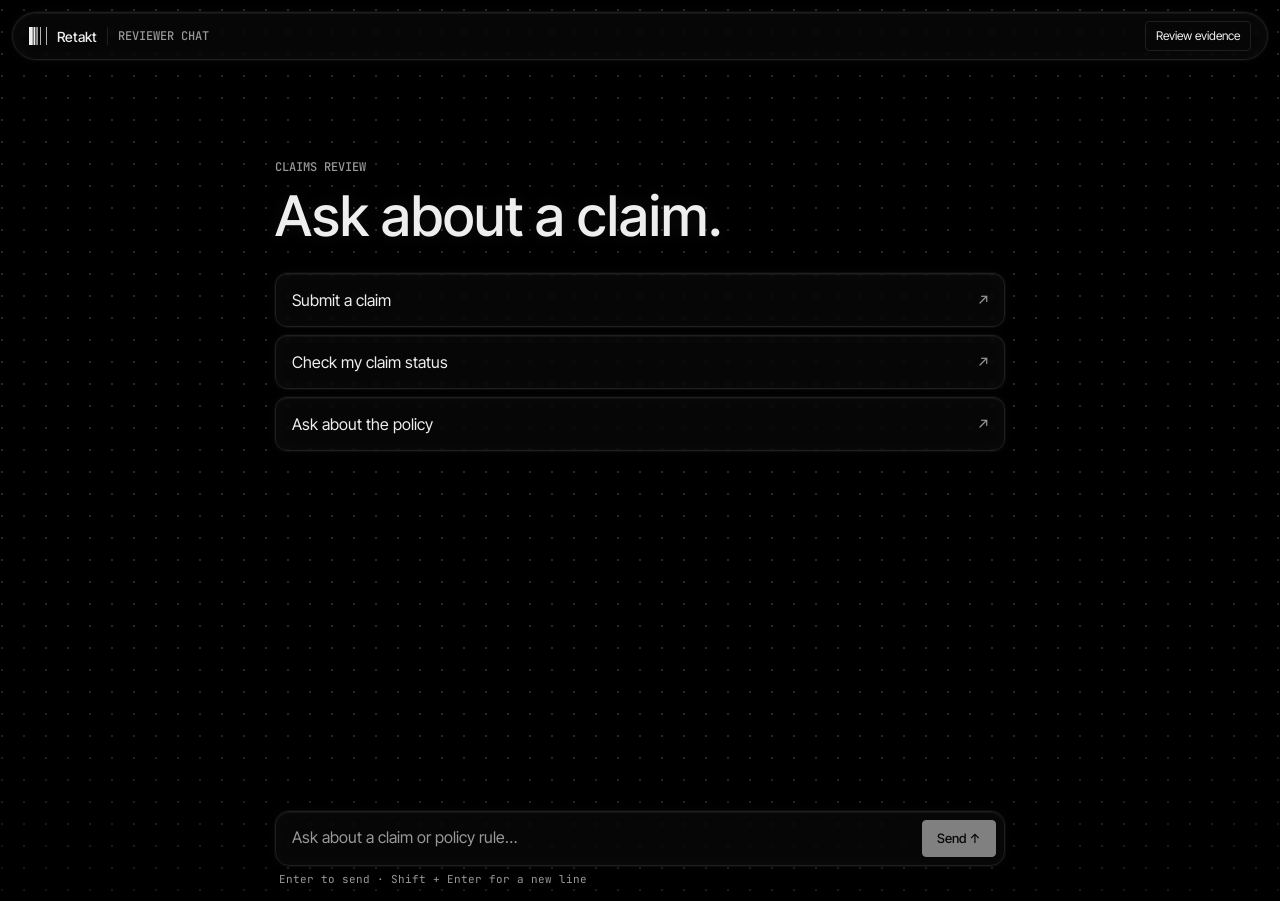
<file: demo/chat-redesign/index.html>
<!doctype html>
<html lang="en">
<head>
  <meta charset="utf-8">
  <meta name="viewport" content="width=device-width, initial-scale=1">
  <meta name="theme-color" content="#000000">
  <title>Reviewer chat · Retakt</title>
  <link rel="preconnect" href="https://fonts.googleapis.com">
  <link rel="preconnect" href="https://fonts.gstatic.com" crossorigin>
  <link href="https://fonts.googleapis.com/css2?family=Inter+Tight:wght@400;500;600&family=JetBrains+Mono:wght@400;500&display=swap" rel="stylesheet">
  <style>
    /* Tokens 1:1 aus app/src/styles.css (dunkles Retakt-Theme) */
    :root {
      color-scheme: dark;
      --background: oklch(0 0 0); --foreground: oklch(0.95 0 0);
      --card: oklch(0.24 0 0 / 0.22); --popover: oklch(0.15 0 0);
      --primary: oklch(0.985 0 0); --primary-foreground: oklch(0.13 0 0);
      --muted: oklch(0.2 0 0); --muted-foreground: oklch(0.68 0 0);
      --border: oklch(0.24 0 0); --input: oklch(0.26 0 0);
      --destructive: oklch(0.68 0.19 25);
      --edge-glow: 0 0 0 1px oklch(1 0 0 / 0.03), 0 0 8px oklch(1 0 0 / 0.025), inset 0 0 14px oklch(1 0 0 / 0.015);
      --decision-fast: oklch(0.87 0.15 150); --decision-fast-soft: oklch(0.87 0.15 150 / 12%); --decision-fast-line: oklch(0.87 0.15 150 / 40%);
      --decision-standard: oklch(0.92 0 0); --decision-standard-soft: oklch(1 0 0 / 6%); --decision-standard-line: oklch(1 0 0 / 20%);
      --decision-reject: oklch(0.68 0.19 25); --decision-reject-soft: oklch(0.68 0.19 25 / 12%); --decision-reject-line: oklch(0.68 0.19 25 / 40%);
      --font-sans: "Inter Tight", ui-sans-serif, system-ui, sans-serif;
      --font-mono: "JetBrains Mono", ui-monospace, SFMono-Regular, monospace;
      font: 16px/1.5 var(--font-sans); background: var(--background); color: var(--foreground);
      -webkit-font-smoothing: antialiased; -webkit-text-size-adjust: 100%;
    }
    * { box-sizing: border-box; border-color: var(--border); }
    body {
      margin: 0; min-height: 100vh;
      background-color: var(--background);
      background-image:
        radial-gradient(ellipse 120% 90% at 50% 35%, transparent 50%, oklch(0 0 0 / 0.75) 100%),
        radial-gradient(circle, oklch(1 0 0 / 0.16) 1px, transparent 1.4px);
      background-size: 100% 100%, 22px 22px; background-position: center, center; background-attachment: fixed, fixed;
    }
    button, input, select, textarea { font: inherit; color: inherit; }
    button { cursor: pointer; }
    button:disabled { cursor: default; opacity: .5; }
    :focus-visible { outline: 2px solid oklch(0.985 0 0 / .7); outline-offset: 2px; }
    [hidden] { display: none !important; }
    h1, h2 { font-weight: 500; letter-spacing: 0; line-height: 1.04; text-wrap: balance; text-shadow: 0 0 14px oklch(1 0 0 / 0.05); }
    .eyebrow, .case, .sources, .arrow, .badge { font-family: var(--font-mono); font-variant-numeric: tabular-nums; }

    /* Glasflaechen wie .bg-card.border */
    .glass, .topbar, .composer, .correction, .record, .starter, .user {
      background: var(--card); border: 1px solid var(--border);
      -webkit-backdrop-filter: blur(2px) saturate(140%); backdrop-filter: blur(2px) saturate(140%);
      box-shadow: var(--edge-glow), inset 0 1px 0 oklch(1 0 0 / 0.045);
    }

    .desk { height: 100vh; height: 100dvh; display: grid; grid-template-rows: minmax(0, 1fr) auto; }
    .topbar {
      position: fixed; z-index: 30; left: 12px; right: 12px; top: 12px; height: 48px; border-radius: 999px;
      display: flex; align-items: center; justify-content: space-between; padding: 0 16px;
    }
    .brand, .header-actions { display: flex; align-items: center; gap: 10px; }
    .brand { font-size: 14px; font-weight: 500; }
    .logo { width: 18px; height: 18px; color: var(--foreground); }
    .eyebrow { font-size: 12px; font-weight: 500; text-transform: uppercase; color: var(--muted-foreground); border-left: 1px solid var(--border); padding-left: 10px; }
    .case { font-size: 12px; padding: 4px 8px; border: 1px solid var(--decision-standard-line); background: var(--decision-standard-soft); border-radius: 4px; }
    .subtle-btn {
      background: transparent; border: 1px solid var(--border); border-radius: 4px; padding: 5px 10px; font-size: 12px;
      color: var(--foreground); text-decoration: none; display: inline-block;
    }
    .subtle-btn:hover { background: var(--muted); border-color: var(--decision-standard-line); }
    .scroll { overflow-y: auto; overscroll-behavior: contain; padding-top: 72px; }
    .column { max-width: 810px; width: 100%; margin: 0 auto; padding-inline: clamp(16px, 4vw, 40px); }

    .welcome { padding-block: clamp(32px, 9vh, 96px) 28px; }
    h1 { font-size: clamp(36px, 5.5vw, 56px); margin: 10px 0 28px; }
    .intro { margin: 12px 0 28px; color: var(--muted-foreground); font-size: clamp(15px, 1.6vw, 17px); max-width: 52ch; }
    .starters { display: grid; gap: 8px; }
    .starter { width: 100%; display: flex; align-items: center; justify-content: space-between; gap: 15px; border-radius: 12px; padding: 14px 16px; text-align: left; }
    .starter:hover { border-color: var(--decision-standard-line); background: oklch(0.3 0 0 / 0.26); }
    .arrow { color: var(--muted-foreground); font-size: 15px; }

    .conversation { padding-block: 8px 24px; display: grid; gap: 22px; }
    .turn { display: grid; gap: 10px; }
    .user { margin: 0 0 4px auto; padding: 10px 14px; border-radius: 12px 12px 3px 12px; width: fit-content; max-width: 88%; white-space: pre-wrap; overflow-wrap: anywhere; background: var(--decision-standard-soft); }
    .byline { display: flex; align-items: center; gap: 8px; color: var(--muted-foreground); font-size: 12px; font-family: var(--font-mono); text-transform: uppercase; }
    .byline::before { content: ""; width: 6px; height: 6px; background: var(--foreground); border-radius: 50%; box-shadow: 0 0 10px oklch(1 0 0 / .5); }
    .answer { margin: 0; white-space: pre-wrap; overflow-wrap: anywhere; font-size: 17px; line-height: 1.45; }
    .evidence { border: 1px solid var(--border); border-radius: 10px; padding: 10px 14px; font-size: 13px; background: var(--card); }
    summary { cursor: pointer; color: var(--muted-foreground); font: 500 12px var(--font-mono); text-transform: uppercase; width: fit-content; }
    dl { display: grid; grid-template-columns: minmax(90px, 30%) 1fr; gap: 6px 14px; margin: 10px 0 2px; }
    dt { color: var(--muted-foreground); } dd { margin: 0; font-family: var(--font-mono); font-size: 12.5px; }
    dt, dd { overflow-wrap: anywhere; }
    .sources { color: var(--muted-foreground); font-size: 11px; line-height: 1.6; overflow-wrap: anywhere; margin: 8px 0 0; }
    .suggestions { display: flex; flex-wrap: wrap; gap: 8px; }
    .chip { background: transparent; border: 1px solid var(--border); border-radius: 999px; padding: 6px 12px; font-size: 13px; text-align: left; }
    .chip:hover { border-color: var(--decision-standard-line); background: var(--muted); }
    .pending { color: var(--muted-foreground); margin: 0; }
    .error { color: var(--destructive); margin: 5px 0 8px; }

    .badge { display: inline-block; font-size: 11.5px; padding: 2px 8px; border-radius: 4px; border: 1px solid; white-space: nowrap; }
    .badge.fast { color: var(--decision-fast); background: var(--decision-fast-soft); border-color: var(--decision-fast-line); }
    .badge.standard { color: var(--decision-standard); background: var(--decision-standard-soft); border-color: var(--decision-standard-line); }
    .badge.reject { color: var(--decision-reject); background: var(--decision-reject-soft); border-color: var(--decision-reject-line); }
    .byline .badge { text-transform: none; margin-left: 2px; }

    .correction { padding: 16px; border-radius: 12px; }
    .correction h2 { margin: 0 0 8px; font-size: 18px; }
    .fields { display: grid; grid-template-columns: 1fr 1fr; gap: 12px; margin-top: 10px; }
    .fields label { display: grid; gap: 4px; font: 500 12px var(--font-mono); text-transform: uppercase; color: var(--muted-foreground); }
    .wide { grid-column: 1 / -1; }
    .fields input, .fields select, .fields textarea {
      width: 100%; min-width: 0; padding: 8px 10px; border-radius: 4px; background: var(--popover); border: 1px solid var(--input);
      font: 400 14px var(--font-sans); text-transform: none; color: var(--foreground);
    }
    .fields textarea { resize: vertical; min-height: 48px; }
    .primary { padding: 8px 14px; color: var(--primary-foreground); background: var(--primary); border: 1px solid var(--primary); border-radius: 4px; font-weight: 500; font-size: 13px; }
    .primary:hover:enabled { background: oklch(0.9 0 0); }
    .correction .primary { margin-top: 12px; }
    .record { padding: 14px 16px; border-radius: 12px; border-color: var(--decision-fast-line); background: var(--decision-fast-soft); font-size: 13px; }
    .record strong { font-weight: 500; color: var(--decision-fast); }

    .compose-wrap { padding-block: 10px max(14px, env(safe-area-inset-bottom)); }
    .composer { display: flex; align-items: end; gap: 8px; border-radius: 14px; padding: 8px; }
    .composer:focus-within { border-color: var(--decision-standard-line); }
    .composer textarea { display: block; width: 100%; flex: 1; resize: none; padding: 6px 8px; border: 0; line-height: 1.4; background: transparent; height: 37px !important; min-height: 37px; max-height: 37px; overflow: hidden; white-space: nowrap; text-overflow: ellipsis; }
    .composer textarea:focus-visible { outline: none; }
    .composer textarea::placeholder { color: var(--muted-foreground); }
    .send { min-width: 72px; height: 37px; }
    .keyboard-hint { margin: 6px 0 0 4px; font: 11px var(--font-mono); color: var(--muted-foreground); }
    .sr-only { position: absolute; width: 1px; height: 1px; overflow: hidden; clip-path: inset(50%); white-space: nowrap; }
    @media (max-width: 580px) {
      .eyebrow { display: none; } .keyboard-hint { display: none; } .fields { grid-template-columns: 1fr; } .user { max-width: 94%; }
    }
  </style>
</head>
<body>
<div class="desk">
  <header class="topbar">
    <div class="brand">
      <svg class="logo" viewBox="29.245 29.245 80 80" fill="currentColor" aria-hidden="true"><path d="M29.245 29.245h16.667v80H29.245zM49.245 29.245h8.334v80h-8.334zM62.434 29.245h5.145v80h-5.145zM79.245 29.245h3.333v80h-3.333zM105.912 29.245h3.333v80h-3.333z"/></svg>
      Retakt <span class="eyebrow">Reviewer chat</span>
    </div>
    <div class="header-actions"><a class="subtle-btn" id="evidence-link" href="#">Review evidence</a><span class="case" id="context" hidden></span><button class="subtle-btn" id="reset" type="button" hidden>New chat</button></div>
  </header>
  <main class="scroll" id="scroller">
    <div class="column">
      <section class="welcome" id="welcome">
        <span class="eyebrow" style="border:0;padding:0">Claims review</span>
        <h1>Ask about a claim.</h1>
        <div class="starters" id="starters" aria-label="What would you like to do?"></div>
      </section>
      <section class="conversation" id="transcript" aria-label="Conversation" hidden></section>
    </div>
  </main>
  <footer class="compose-wrap">
    <div class="column">
      <form class="composer" id="composer">
        <label for="question" class="sr-only">Your question</label>
        <textarea id="question" rows="1" maxlength="2000" placeholder="Ask about a claim or policy rule…"></textarea>
        <button class="primary send" id="send" type="submit" disabled>Send ↑</button>
      </form>
      <p class="keyboard-hint">Enter to send · Shift + Enter for a new line</p>
    </div>
  </footer>
</div>
<div id="status" class="sr-only" role="status" aria-live="polite" aria-atomic="true"></div>
<script>
'use strict';
const API = new URLSearchParams(location.search).get('api') || '';
const el = (id) => document.getElementById(id);
const transcript = el('transcript');
const question = el('question');
const storageKey = 'policy-replay.reviewer-chat.v1';
const routes = {routine_processing:'Routine processing', request_information:'Request information', human_review:'Human review'};
const starters = [
  {label:'Submit a claim', href:'/'},
  {label:'Check my claim status', ask:'What is the status of DEV-002?'},
  {label:'Ask about the policy', ask:'What changed in policy v2?'}
];
let caseId = null;
let turns = [];
let busy = false;

function node(tag, className, text) {
  const item = document.createElement(tag);
  if (className) item.className = className;
  if (text !== undefined && text !== null) item.textContent = text;
  return item;
}
function button(label, className, action) {
  const item = node('button',className,label);
  item.type = 'button';
  item.addEventListener('click',action);
  return item;
}
function announce(text) { el('status').textContent = text; }
function remember() {
  // Intentionally not persisted: a reload starts a fresh chat.
}
function restore() {
  try {
    const saved = JSON.parse(sessionStorage.getItem(storageKey));
    if (saved && Array.isArray(saved.turns)) {
      turns = saved.turns.filter(t => typeof t?.message === 'string' && typeof t.reply?.answer === 'string').slice(-20);
      caseId = typeof saved.caseId === 'string' ? saved.caseId : null;
    }
  } catch (_) { /* A new session starts with an empty transcript. */ }
}
const badgeClass = {routine_processing:'fast',request_information:'standard',human_review:'reject'};
function routeBadge(value) {
  const key = Object.keys(routes).find(k => k === value || routes[k] === value);
  return key ? node('span','badge ' + badgeClass[key],routes[key]) : null;
}
function fields(entries) {
  const list = node('dl');
  for (const [label,value] of entries) {
    const cell = node('dd','');
    const badge = typeof value === 'string' ? routeBadge(value) : null;
    if (badge) cell.append(badge); else cell.textContent = value;
    list.append(node('dt','',label),cell);
  }
  return list;
}
function updateFrame() {
  const hasTurns = turns.length > 0;
  el('welcome').hidden = hasTurns;
  transcript.hidden = !hasTurns;
  el('reset').hidden = !hasTurns;
  el('reset').disabled = busy;
  el('context').hidden = !caseId;
  el('context').textContent = caseId || '';
  el('context').setAttribute('aria-label','Current claim ' + (caseId || 'none'));
  el('send').disabled = busy || !question.value.trim();
}
function readHistory() {
  return turns.filter(t => t.reply).slice(-4).flatMap(t => [
    {role:'user',content:t.message},{role:'assistant',content:t.reply.answer}
  ]);
}
async function request(path,options) {
  const response = await fetch(API + path,options);
  const body = await response.json().catch(() => ({}));
  if (!response.ok) {
    const error = new Error(typeof body.error === 'string' ? body.error : 'The request failed. Please try again.');
    error.status = response.status;
    throw error;
  }
  return body;
}
function post(data) {
  return {method:'POST',headers:{'Content-Type':'application/json'},body:JSON.stringify(data)};
}
function errorMessage(error) {
  return error instanceof TypeError ? 'The connection was interrupted. Please try again.' : error.message;
}
function savedCorrection(turn, action, entry) {
  const box = node('div','record');
  box.append(node('strong','','Correction saved for ' + action.case_id),fields([
    ['Previous decision',routes[entry.previous_recommendation] || entry.previous_recommendation],
    ['Reviewer decision',routes[entry.recommendation] || entry.recommendation],
    ['Reason',entry.reason],['Reviewer',entry.reviewer],['Policy',entry.policy_version],
    ['Audit revision',entry.revision],['Recorded',entry.created_at]
  ]));
  if (turn.original) box.append(node('p','','Original engine decision: ' + (routes[turn.original] || turn.original) + '.'));
  return box;
}
function correctionForm(turn,action) {
  if (turn.saved) return savedCorrection(turn, action, turn.saved);
  const form = node('form','correction');
  const title = node('h2','','Correct ' + action.case_id);
  const grid = node('div','fields');
  const select = node('select');
  const reviewer = node('input');
  const reason = node('textarea');
  const save = node('button','primary','Save correction');
  save.type = 'submit';
  const feedback = node('p','error');
  feedback.hidden = true;
  feedback.setAttribute('role','alert');
  const reload = button('Reload claim','subtle-btn',reloadDetail);
  reload.hidden = true;
  function input(label,control,className) {
    const wrapper = node('label',className,label);
    control.required = true;
    wrapper.append(control);
    return wrapper;
  }
  function buildChoices() {
    select.replaceChildren(new Option('Choose a recommendation',''));
    for (const [value,label] of Object.entries(routes)) {
      if (value !== action.current_recommendation) select.add(new Option(label,value));
    }
  }
  buildChoices();
  reviewer.autocomplete = 'off';
  reason.rows = 2;
  grid.append(input('New recommendation',select),input('Reviewer name',reviewer),input('Reason for the correction',reason,'wide'));
  const current = node('p','byline','Current decision');
  current.append(routeBadge(action.current_recommendation) || '');
  form.append(title,current,grid,save,feedback,reload);
  let draft = turn.draft || {};
  function syncDraft() {
    const next = {route:select.value,reviewer:reviewer.value,reason:reason.value,revision:action.revision};
    if (draft.route === next.route && draft.reviewer === next.reviewer && draft.reason === next.reason && draft.revision === next.revision) {
      next.id = draft.id;
    }
    draft = next;
    turn.draft = draft;
    remember();
  }
  select.value = draft.route || '';
  reviewer.value = draft.reviewer || '';
  reason.value = draft.reason || '';
  form.addEventListener('input',syncDraft);
  function disableInputs(value) {
    for (const control of [select,reviewer,reason,save]) control.disabled = value;
  }
  async function reloadDetail() {
    reload.disabled = true;
    try {
      const detail = await request('/api/claims/' + encodeURIComponent(action.case_id));
      if (detail.decision?.case_status === 'closed') {
        feedback.textContent = 'This claim is closed. Its decision is retained.';
        reload.hidden = true;
        return;
      }
      action.policy_version = detail.decision.policy_version;
      action.revision = detail.revision;
      action.current_recommendation = detail.effective_recommendation;
      current.textContent = 'Current decision'; current.append(routeBadge(action.current_recommendation) || '');
      buildChoices();
      syncDraft();
      feedback.textContent = 'Claim reloaded. Review the current decision and choose the correction again.';
      reload.hidden = true;
      disableInputs(false);
      select.focus();
    } catch (error) { feedback.textContent = errorMessage(error); }
    finally { reload.disabled = false; }
  }
  if (busy) disableInputs(true);
  form.addEventListener('submit',async event => {
    event.preventDefault();
    if (busy || save.disabled || !form.reportValidity()) return;
    if (!reason.value.trim() || !reviewer.value.trim()) {
      feedback.textContent = 'Enter a reviewer name and a reason.'; feedback.hidden = false; return;
    }
    syncDraft();
    if (!draft.id) draft.id = crypto.randomUUID();
    remember();
    busy = true; disableInputs(true); updateFrame(); feedback.hidden = true; save.textContent = 'Saving…';
    try {
      const detail = await request('/api/claims/' + encodeURIComponent(action.case_id) + '/corrections',post({
        recommendation:draft.route,reason:draft.reason.trim(),reviewer:draft.reviewer.trim(),policy_version:action.policy_version,
        expected_revision:action.revision,request_id:draft.id
      }));
      const entry = detail.history?.find(record => record.request_id === draft.id);
      if (!entry) throw new Error('The response did not contain the saved correction. Retry to check the audit history.');
      turn.saved = entry; turn.original = detail.decision?.recommendation; delete turn.draft; remember();
      form.replaceWith(savedCorrection(turn,action,entry));
      announce('Correction saved for ' + action.case_id + '.'); question.focus();
    } catch (error) {
      feedback.textContent = errorMessage(error); feedback.hidden = false;
      reload.hidden = error.status !== 409;
      if (reload.hidden) disableInputs(false);
      else reload.focus();
    } finally {
      busy = false; save.textContent = 'Save correction'; updateFrame();
    }
  });
  return form;
}
function renderTurn(turn,index) {
  const group = node('article','turn');
  group.append(node('p','user',turn.message),node('div','byline','Retakt'));
  if (!turn.reply) {
    if (turn.error) {
      group.append(node('p','error',turn.error));
      if (index === turns.length-1) group.append(button('Retry message','subtle-btn',() => transmit(turn)));
    } else group.append(node('p','pending','Checking the claim and policy…'));
    return group;
  }
  const reply = turn.reply;
  group.append(node('p','answer',reply.answer));
  const evidence = (Array.isArray(reply.evidence) ? reply.evidence : []).filter(item => typeof item?.label === 'string' && typeof item.value === 'string');
  if (evidence.length || reply.model_usage) {
    const box = node('details','evidence');
    box.open = evidence.length > 0;
    box.append(node('summary','',evidence.length ? 'Evidence' : 'Answer source'));
    if (evidence.length) box.append(fields(evidence.map(item => [item.label,item.value])));
    const usage = reply.model_usage;
    if (usage?.intent && usage?.answer) box.append(node('p','sources','Question routing · ' + usage.intent + '  |  Answer · ' + usage.answer));
    group.append(box);
  }
  if (reply.action?.type === 'review_correction') group.append(correctionForm(turn,reply.action));
  if (index === turns.length-1 && Array.isArray(reply.suggestions) && reply.suggestions.length) {
    const chips = node('div','suggestions');
    for (const suggestion of reply.suggestions.filter(s => typeof s === 'string')) {
      chips.append(button(suggestion,'chip',() => start(suggestion)));
    }
    group.append(chips);
  }
  return group;
}
function render() {
  transcript.replaceChildren(...turns.map(renderTurn));
  updateFrame();
}
function scrollToTurn() { transcript.lastElementChild?.scrollIntoView({block:'start'}); }
async function transmit(turn) {
  if (busy) return;
  busy = true; turn.error = null; render(); scrollToTurn(); announce('Checking the claim and policy.');
  try {
    const result = await request('/api/chat',post(turn.request));
    if (typeof result.answer !== 'string' || !result.answer.trim()) throw new Error('The assistant returned an empty answer. Please retry.');
    turn.reply = result;
    delete turn.request;
    caseId = typeof result.case_id === 'string' ? result.case_id : null;
    remember();
    announce('Policy Replay: ' + result.answer);
  } catch (error) {
    turn.error = errorMessage(error);
    announce(turn.error);
  } finally {
    busy = false; render(); scrollToTurn();
  }
}
function start(content) {
  if (busy || !content.trim()) return;
  const message = content.trim();
  const turn = {message,request:{message,case_id:caseId,history:readHistory()}};
  turns.push(turn);
  question.value = ''; resize(); question.focus(); transmit(turn);
}
function resize() {
  question.style.height = 'auto';
  question.style.height = Math.min(question.scrollHeight,120) + 'px';
  updateFrame();
}
for (const action of starters) {
  const item = button(action.label,'starter',() => { if (action.href) location.href = action.href; else start(action.ask); });
  const arrow = node('span','arrow','↗'); arrow.setAttribute('aria-hidden','true'); item.append(arrow);
  el('starters').append(item);
}
el('composer').addEventListener('submit',event => { event.preventDefault(); start(question.value); });
question.addEventListener('input',resize);
question.addEventListener('keydown',event => {
  if (event.key === 'Enter' && !event.shiftKey && !event.isComposing) {
    event.preventDefault();
    if (!event.repeat) start(question.value);
  }
});
el('reset').addEventListener('click',() => {
  if (busy) return;
  caseId = null; turns = []; question.value = ''; remember(); render(); resize(); question.focus();
  announce('New conversation.');
});
try { sessionStorage.removeItem(storageKey); } catch (_) { /* nothing stored */ }
render(); resize();  // every reload starts with an empty chat
if (turns.length) el('scroller').scrollTop = el('scroller').scrollHeight;
</script>
<script>document.getElementById('evidence-link').href = API + '/reviewer/evidence';</script>
</body>
</html>
</file>
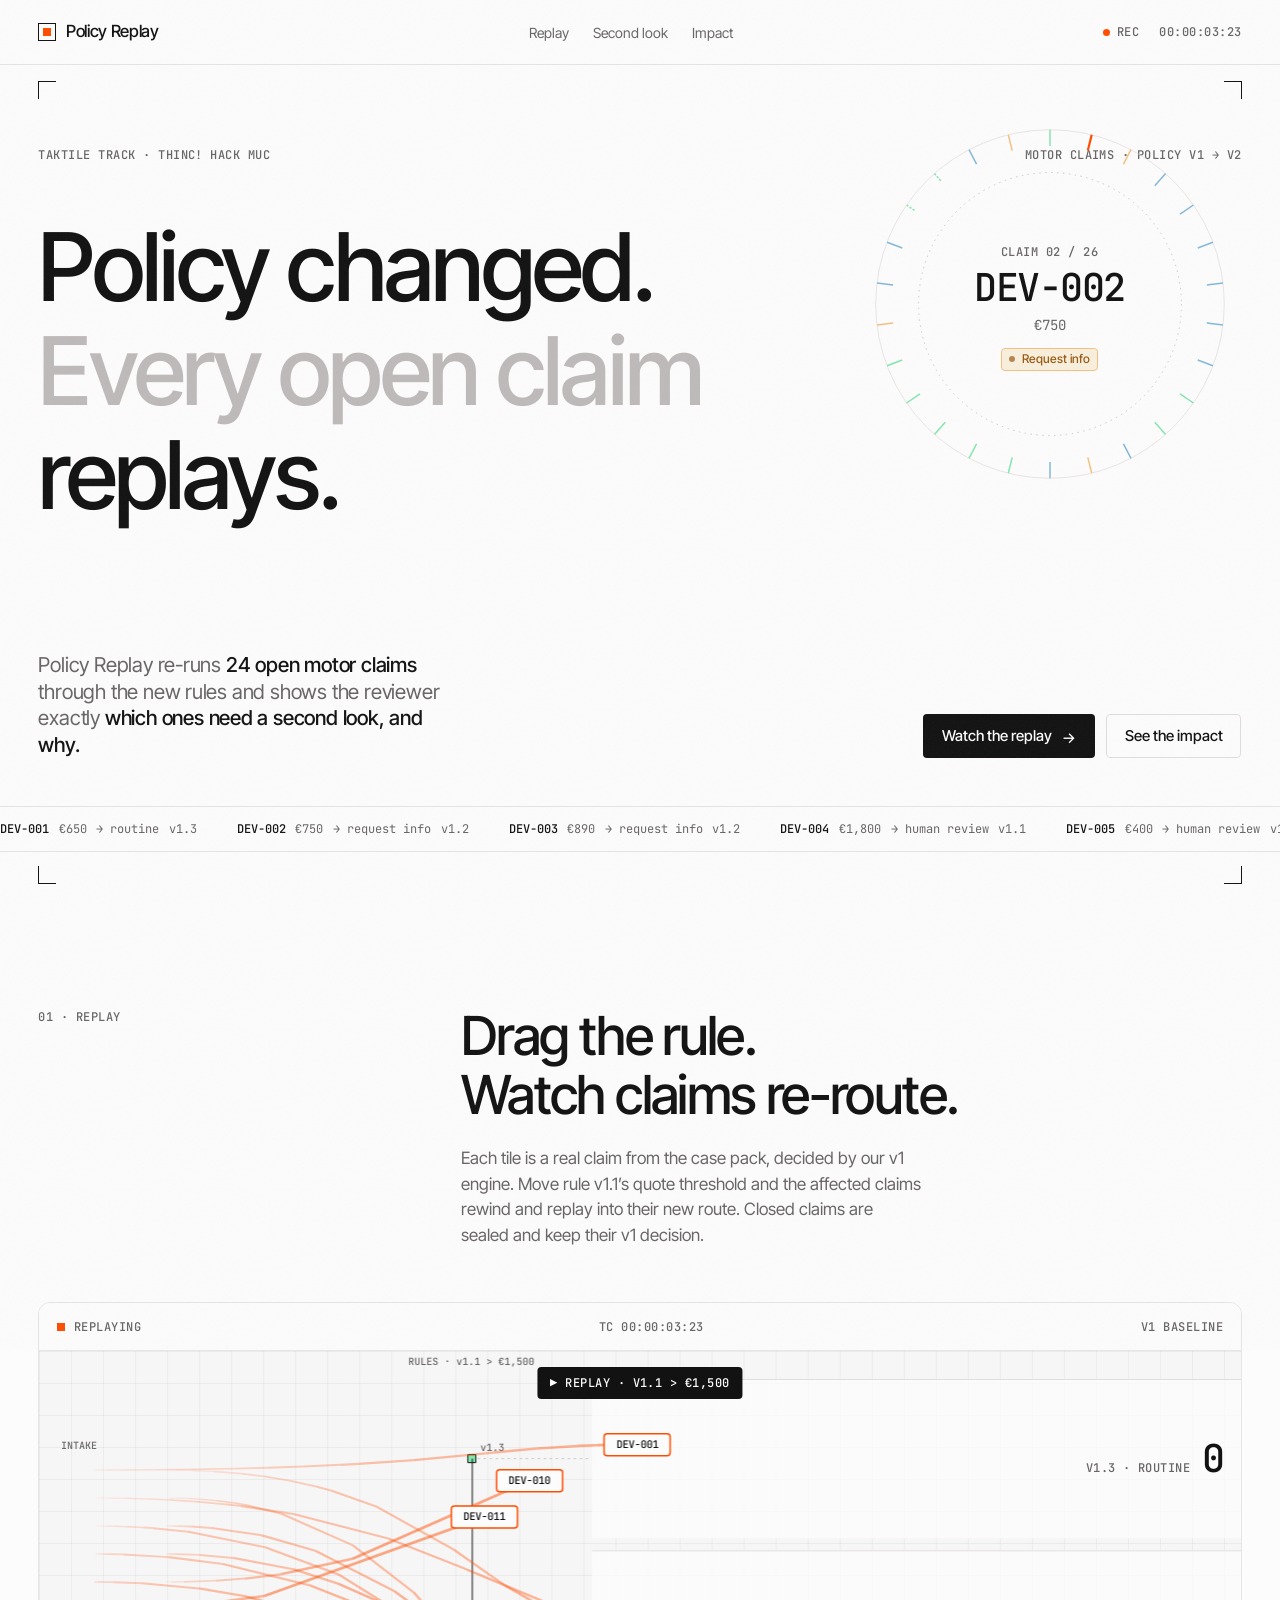
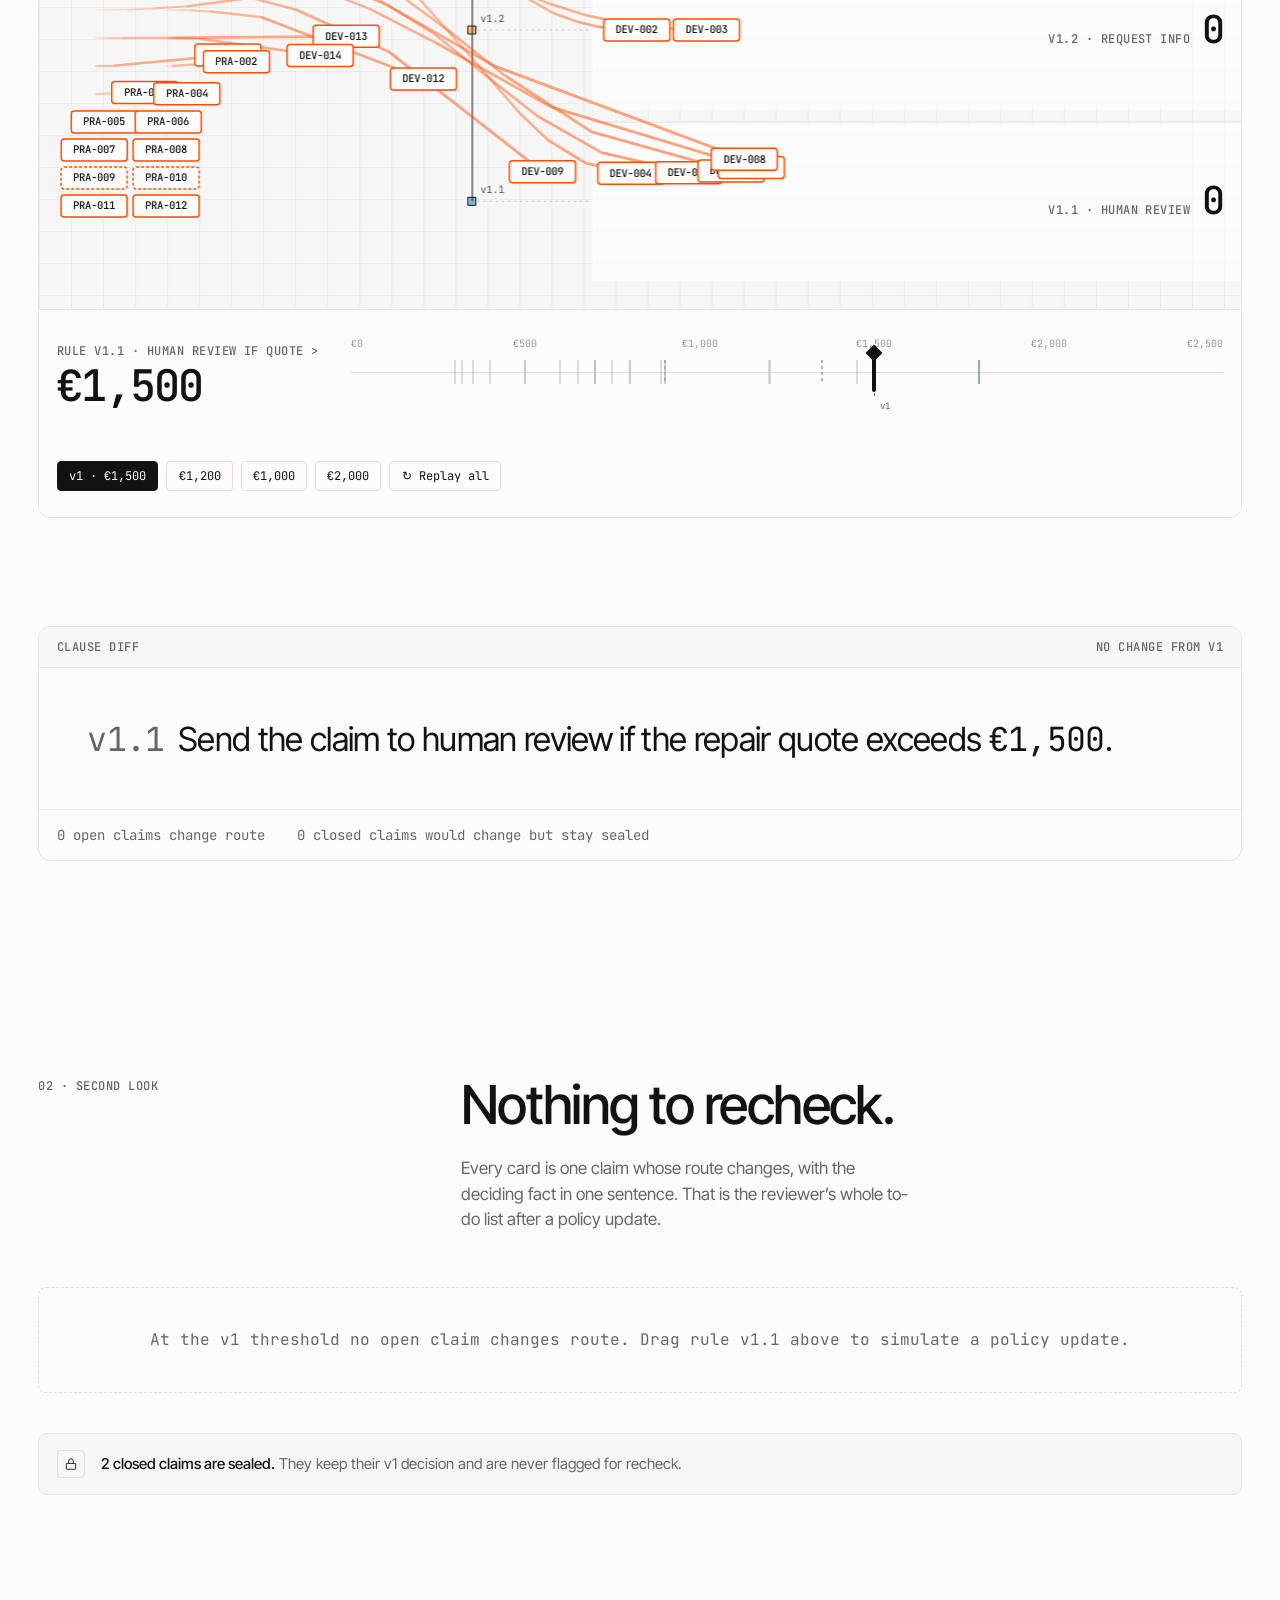
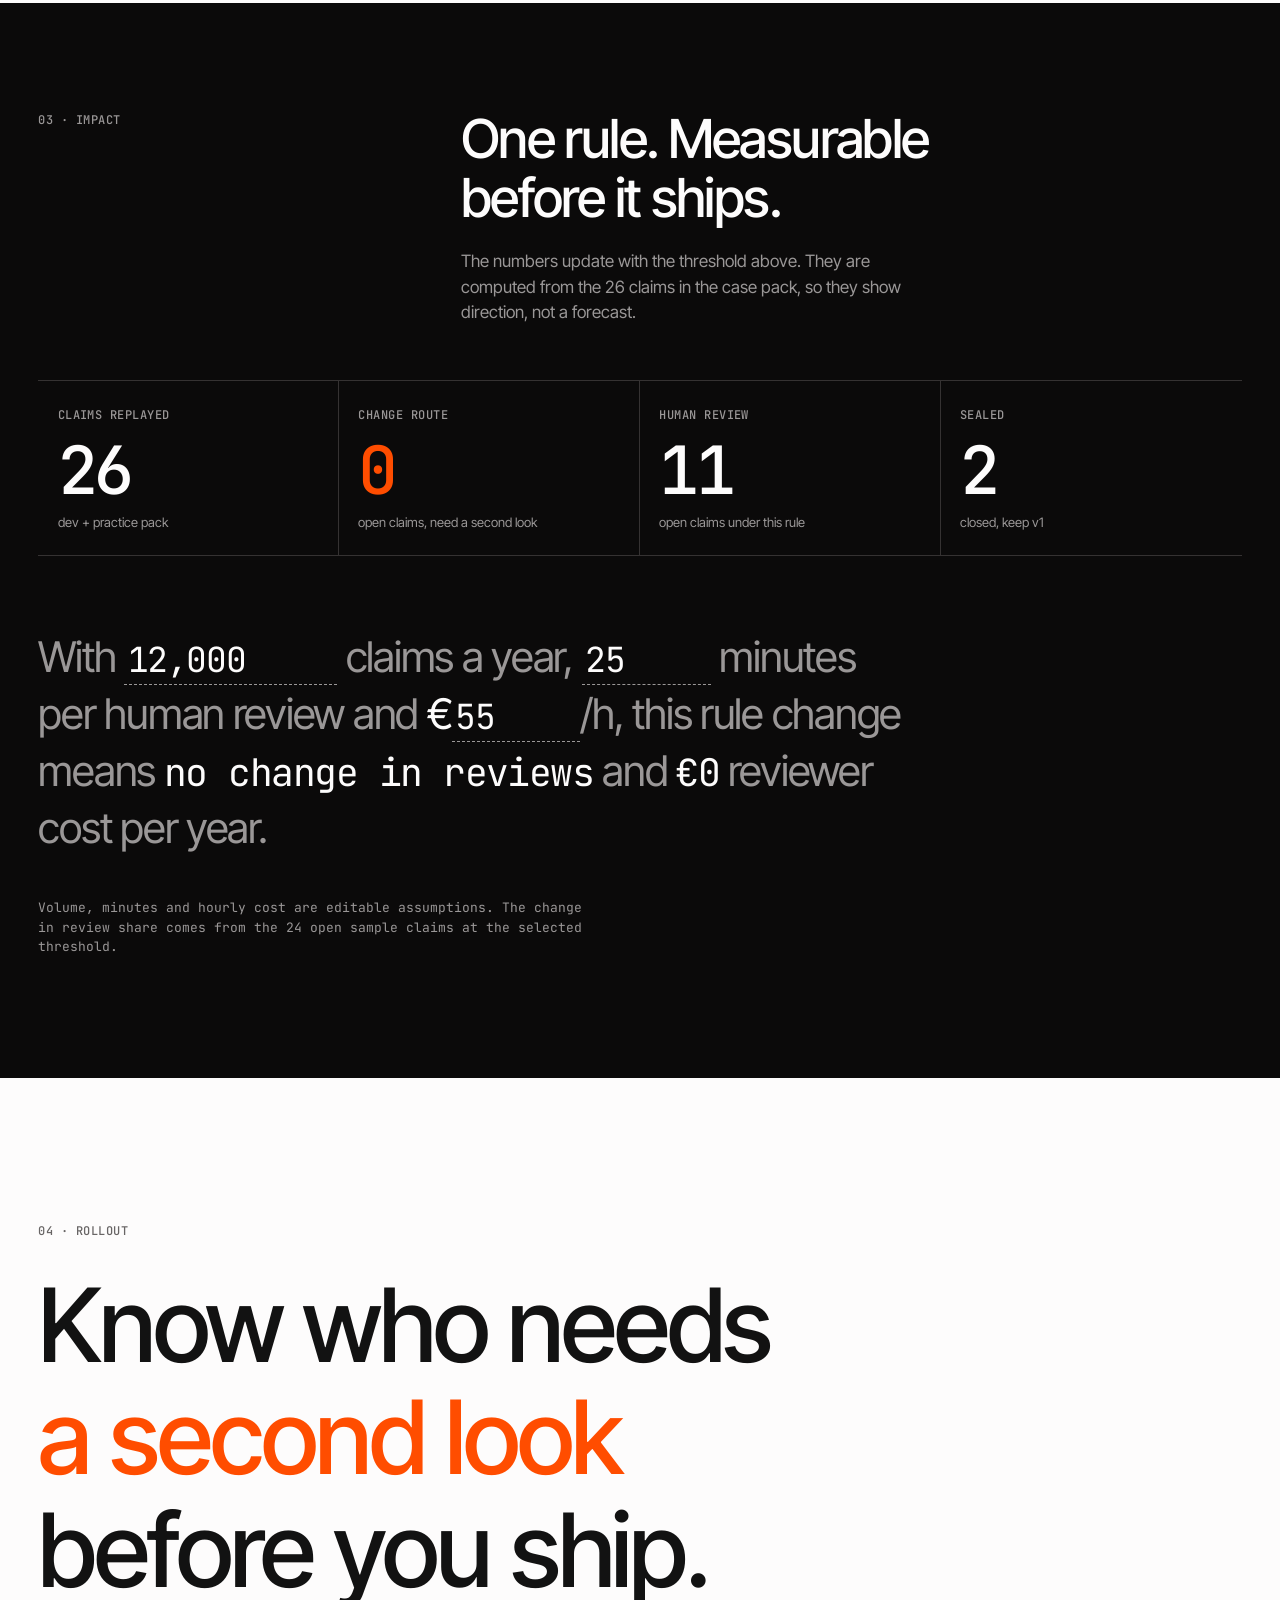
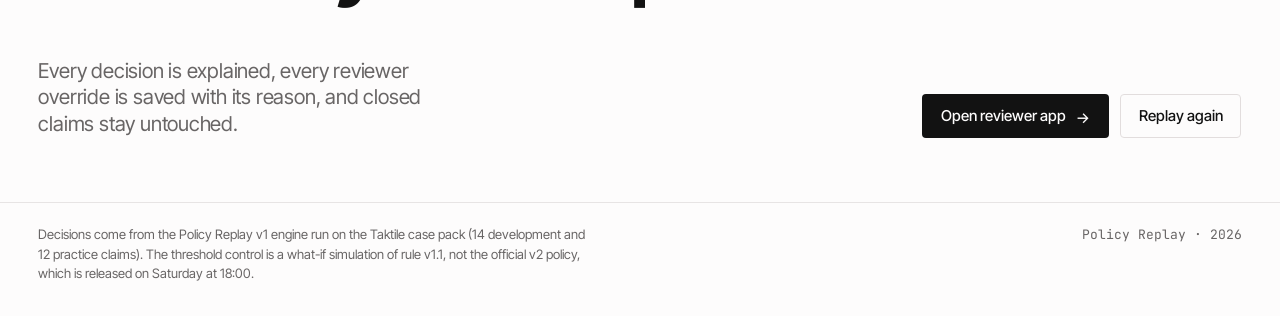
<file: demo/landing/index.html>
<!doctype html>
<html lang="en">
<head>
  <meta charset="utf-8">
  <meta name="viewport" content="width=device-width, initial-scale=1">
  <title>Policy Replay — every open claim, replayed</title>
  <meta name="description" content="When a motor-insurance policy changes, Policy Replay re-runs every open claim and shows reviewers which ones need a second look, and why.">
  <link rel="preconnect" href="https://fonts.googleapis.com">
  <link rel="preconnect" href="https://fonts.gstatic.com" crossorigin>
  <link href="https://fonts.googleapis.com/css2?family=Inter+Tight:wght@400;500&family=JetBrains+Mono:wght@400;500&display=swap" rel="stylesheet">
  <link rel="stylesheet" href="styles.css">
</head>
<body class="is-locked">

  <!-- Intro: count the claims in, then split open -->
  <div class="intro" id="intro" aria-hidden="true">
    <div class="intro__half intro__half--top"></div>
    <div class="intro__half intro__half--bottom"></div>
    <div class="intro__guide intro__guide--x"></div>
    <div class="intro__guide intro__guide--y"></div>
    <div class="intro__core">
      <div class="intro__count" id="intro-count">00</div>
      <div class="intro__label eyebrow eyebrow--light">Loading open claims · policy v1</div>
    </div>
  </div>

  <div class="grain" aria-hidden="true"></div>
  <div class="cursor" id="cursor" aria-hidden="true">
    <div class="cursor__x"></div><div class="cursor__y"></div>
    <div class="cursor__dot"></div><div class="cursor__read"></div>
  </div>

  <header class="nav" id="nav">
    <a class="nav__brand" href="#top"><span class="nav__mark" aria-hidden="true"></span>Policy Replay</a>
    <nav class="nav__links" aria-label="Sections">
      <a href="#replay">Replay</a>
      <a href="#second-look">Second look</a>
      <a href="#impact">Impact</a>
    </nav>
    <div class="nav__hud eyebrow">
      <span class="rec hide-sm"><i class="rec__dot"></i>Rec</span>
      <span class="tc mono" id="timecode">00:00:00:00</span>
    </div>
  </header>

  <main id="top">
    <!-- Hero -->
    <section class="hero" data-reveal>
      <div class="hero__frame" aria-hidden="true">
        <i class="hero__corner hero__corner--tl"></i><i class="hero__corner hero__corner--tr"></i>
        <i class="hero__corner hero__corner--bl"></i><i class="hero__corner hero__corner--br"></i>
      </div>
      <div class="wrap">
        <div class="hero__meta eyebrow fade-up">
          <span>Taktile track · thinc! hack MUC</span>
          <span>Motor claims · policy v1 → v2</span>
        </div>
        <figure class="ring fade-up" aria-hidden="true">
          <svg viewBox="-260 -260 520 520" class="ring__svg">
            <circle r="236" class="ring__outer"/>
            <circle r="178" class="ring__dash"/>
            <g class="ring__spin" id="ring-ticks"></g>
          </svg>
          <div class="ring__core">
            <span class="eyebrow" id="ring-step">Claim 01 / 26</span>
            <span class="ring__id mono" id="ring-id">DEV-001</span>
            <span class="ring__quote mono" id="ring-quote">€650</span>
            <span id="ring-route"></span>
          </div>
        </figure>
        <h1 class="hero__title">
          <span class="line-mask"><span>Policy changed.</span></span>
          <span class="line-mask"><span class="ghost">Every open claim</span></span>
          <span class="line-mask"><span>replays.</span></span>
        </h1>
      </div>
      <div class="wrap hero__bottom">
        <p class="hero__lede fade-up">Policy Replay re-runs <strong><span id="hero-open">24</span> open motor claims</strong> through the new rules and shows the reviewer exactly <strong>which ones need a second look, and why.</strong></p>
        <div class="hero__cta fade-up">
          <a class="btn" href="#replay" data-magnetic>Watch the replay <span class="btn__arrow"><span>→</span><span>→</span></span></a>
          <a class="btn btn--ghost" href="#impact" data-magnetic>See the impact</a>
        </div>
      </div>
      <div class="ticker" aria-hidden="true"><div class="ticker__track" id="ticker"></div></div>
    </section>

    <!-- Replay stage -->
    <section class="section" id="replay" data-reveal>
      <div class="wrap">
        <div class="section__head">
          <div class="eyebrow">01 · Replay</div>
          <div>
            <h2 class="section__title"><span class="line-mask"><span>Drag the rule.</span></span><span class="line-mask"><span>Watch claims re-route.</span></span></h2>
            <p class="section__copy fade-up">Each tile is a real claim from the case pack, decided by our v1 engine. Move rule v1.1’s quote threshold and the affected claims rewind and replay into their new route. Closed claims are sealed and keep their v1 decision.</p>
          </div>
        </div>

        <div class="stage fade-up" id="stage">
          <div class="stage__hud eyebrow">
            <span class="stage__mode"><i></i><span id="stage-mode">Ready</span></span>
            <span class="mono" id="stage-tc">TC 00:00:00:00</span>
            <span id="stage-summary">v1 baseline</span>
          </div>
          <div class="stage__canvas-wrap" id="stage-wrap">
            <canvas id="stage-canvas" aria-label="Animated routing of claims into three decision lanes" role="img"></canvas>
            <div class="stage__lanes" id="lane-labels"></div>
            <div class="stage__fx"></div>
            <div class="stage__flash"></div>
            <div class="stage__banner eyebrow mono" id="stage-banner">◀◀ Rewind</div>
            <div class="tip" id="tip" role="status"></div>
          </div>
          <div class="controls">
            <div class="controls__value">
              <span class="eyebrow">Rule v1.1 · human review if quote &gt;</span>
              <span class="controls__num" id="threshold-num">€1,500</span>
            </div>
            <div class="scrub" id="scrub">
              <div class="scrub__scale"><span style="left:0%">€0</span><span style="left:20%">€500</span><span style="left:40%">€1,000</span><span style="left:60%">€1,500</span><span style="left:80%">€2,000</span><span style="left:100%">€2,500</span></div>
              <div class="scrub__axis"></div>
              <div class="scrub__fill" id="scrub-fill"></div>
              <div id="scrub-ticks"></div>
              <div class="scrub__v1" id="scrub-v1"><span>v1</span></div>
              <input type="range" id="threshold" min="0" max="2500" step="50" value="1500" aria-label="Quote threshold for human review in euros">
              <div class="scrub__handle" id="scrub-handle"></div>
            </div>
            <div class="presets" role="group" aria-label="Threshold presets">
              <button class="chip is-active" data-value="1500">v1 · €1,500</button>
              <button class="chip" data-value="1200">€1,200</button>
              <button class="chip" data-value="1000">€1,000</button>
              <button class="chip" data-value="2000">€2,000</button>
              <button class="chip" id="replay-btn">↻ Replay all</button>
            </div>
          </div>
        </div>
      </div>
    </section>

    <!-- Diff -->
    <section class="section" style="padding-top:0" data-reveal>
      <div class="wrap">
        <div class="diff fade-up" id="diff">
          <div class="diff__bar eyebrow"><span>Clause diff</span><span id="diff-status">No change from v1</span></div>
          <div class="diff__body">
            <span class="diff__rule">v1.1</span>Send the claim to human review if the repair quote exceeds <span class="diff__old mono">€1,500</span><span class="diff__new" id="diff-new">€1,500</span>.
          </div>
          <div class="diff__foot mono">
            <span id="diff-flips">0 open claims change route</span>
            <span id="diff-sealed">0 closed claims sealed</span>
          </div>
        </div>
      </div>
    </section>

    <!-- Second look -->
    <section class="section" id="second-look" data-reveal>
      <div class="wrap">
        <div class="section__head">
          <div class="eyebrow">02 · Second look</div>
          <div>
            <h2 class="section__title"><span class="line-mask"><span id="sl-title">Nothing to recheck.</span></span></h2>
            <p class="section__copy fade-up">Every card is one claim whose route changes, with the deciding fact in one sentence. That is the reviewer’s whole to-do list after a policy update.</p>
          </div>
        </div>
        <div class="cards" id="cards" aria-live="polite"></div>
        <div class="sealed fade-up">
          <span class="sealed__lock" aria-hidden="true">
            <svg width="14" height="14" viewBox="0 0 24 24" fill="none" stroke="currentColor" stroke-width="1.5"><rect x="4" y="11" width="16" height="10" rx="1"/><path d="M8 11V7a4 4 0 0 1 8 0v4"/></svg>
          </span>
          <p id="sealed-copy"><b>2 closed claims are sealed.</b> They keep their v1 decision and are never flagged for recheck.</p>
        </div>
      </div>
    </section>

    <!-- Impact -->
    <section class="section dark" id="impact" data-reveal data-dark>
      <div class="wrap">
        <div class="section__head">
          <div class="eyebrow eyebrow--light">03 · Impact</div>
          <div>
            <h2 class="section__title"><span class="line-mask"><span>One rule. Measurable</span></span><span class="line-mask"><span>before it ships.</span></span></h2>
            <p class="section__copy fade-up">The numbers update with the threshold above. They are computed from the 26 claims in the case pack, so they show direction, not a forecast.</p>
          </div>
        </div>
        <div class="stats fade-up">
          <div class="stat"><div class="eyebrow eyebrow--light">Claims replayed</div><div class="stat__num" data-odo="replayed">0</div><div class="stat__note">dev + practice pack</div></div>
          <div class="stat"><div class="eyebrow eyebrow--light">Change route</div><div class="stat__num accent" data-odo="flips">0</div><div class="stat__note">open claims, need a second look</div></div>
          <div class="stat"><div class="eyebrow eyebrow--light">Human review</div><div class="stat__num" data-odo="review">0</div><div class="stat__note">open claims under this rule</div></div>
          <div class="stat"><div class="eyebrow eyebrow--light">Sealed</div><div class="stat__num" data-odo="sealed">0</div><div class="stat__note">closed, keep v1</div></div>
        </div>

        <p class="calc fade-up">
          <span class="muted">With</span> <input class="field" id="in-volume" inputmode="numeric" value="12,000" size="6" aria-label="Claims per year"> <span class="muted">claims a year,</span>
          <input class="field" id="in-minutes" inputmode="numeric" value="25" size="2" aria-label="Minutes per human review"> <span class="muted">minutes per human review and</span>
          €<input class="field" id="in-rate" inputmode="numeric" value="55" size="2" aria-label="Reviewer cost per hour in euros"><span class="muted">/h, this rule change means</span>
          <span class="result" id="out-reviews">±0 reviews</span> <span class="muted">and</span> <span class="result" id="out-cost">€0</span> <span class="muted">reviewer cost per year.</span>
        </p>
        <p class="calc__foot mono">Volume, minutes and hourly cost are editable assumptions. The change in review share comes from the 24 open sample claims at the selected threshold.</p>
      </div>
    </section>

    <!-- Final -->
    <section class="final" data-reveal>
      <div class="wrap">
        <div class="eyebrow">04 · Rollout</div>
        <h2 class="final__title" style="margin-top:2rem"><span class="line-mask"><span>Know who needs</span></span><span class="line-mask"><span class="accent">a second look</span></span><span class="line-mask"><span>before you ship.</span></span></h2>
        <div class="final__row">
          <p class="hero__lede fade-up">Every decision is explained, every reviewer override is saved with its reason, and closed claims stay untouched.</p>
          <div class="hero__cta fade-up">
            <a class="btn" id="app-link" href="http://localhost:5173" data-magnetic>Open reviewer app <span class="btn__arrow"><span>→</span><span>→</span></span></a>
            <a class="btn btn--ghost" href="#replay" data-magnetic>Replay again</a>
          </div>
        </div>
      </div>
    </section>
  </main>

  <footer class="footer">
    <div class="wrap">
      <p>Decisions come from the Policy Replay v1 engine run on the Taktile case pack (14 development and 12 practice claims). The threshold control is a what-if simulation of rule v1.1, not the official v2 policy, which is released on Saturday at 18:00.</p>
      <p class="mono">Policy Replay · 2026</p>
    </div>
  </footer>

  <script src="data.js"></script>
  <script src="landing.js"></script>
</body>
</html>
</file>
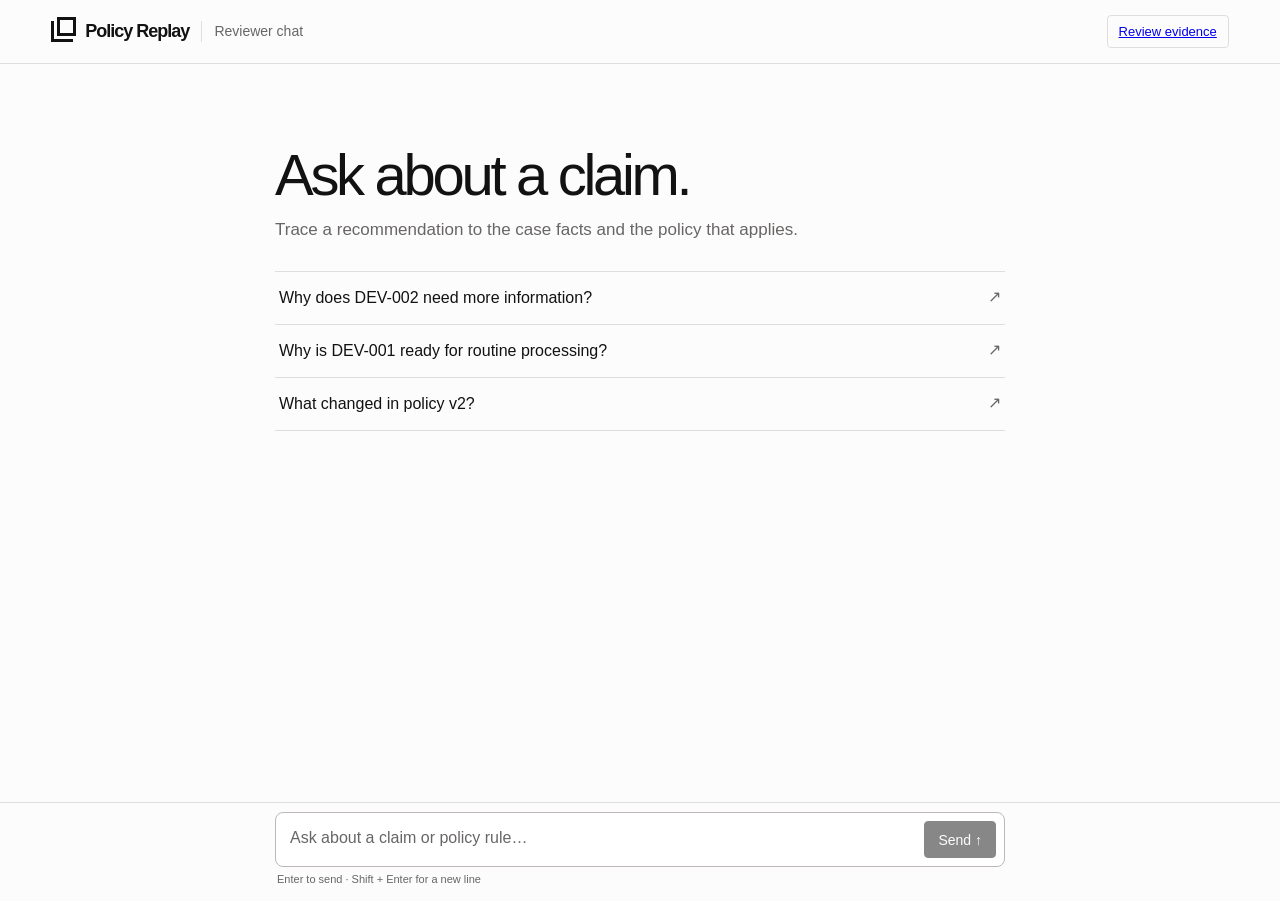
<file: backend/chat.html>
<!doctype html>
<html lang="en">
<head>
  <meta charset="utf-8">
  <meta name="viewport" content="width=device-width, initial-scale=1">
  <meta name="theme-color" content="#fdfcfc">
  <title>Reviewer chat · Policy Replay</title>
  <style>
    :root {
      color-scheme: light;
      --paper: #fdfcfc; --ink: #121212; --muted: #686565; --soft: #f7f6f6;
      --line: #e2dddd; --error: #913b30; --mono: ui-monospace, "SFMono-Regular", Consolas, monospace;
      font: 16px/1.5 "Inter", -apple-system, BlinkMacSystemFont, "Segoe UI", sans-serif;
      background: var(--paper); color: var(--ink); -webkit-text-size-adjust: 100%;
    }
    * { box-sizing: border-box; }
    body { margin: 0; }
    button, input, select, textarea { font: inherit; color: inherit; }
    button { cursor: pointer; }
    button:disabled { cursor: default; opacity: .5; }
    :focus-visible { outline: 2px solid #3568d9; outline-offset: 3px; }
    [hidden] { display: none !important; }
    .desk { height: 100vh; height: 100dvh; display: grid; grid-template-rows: auto minmax(0, 1fr) auto; }
    header {
      min-height: 64px; padding: 12px clamp(16px, 4vw, 54px); display: flex; align-items: center;
      justify-content: space-between; gap: 12px; border-bottom: 1px solid var(--line);
    }
    .brand, .header-actions { display: flex; align-items: center; gap: 12px; }
    .brand { font-size: 18px; font-weight: 600; letter-spacing: -.055em; }
    .mark { width: 22px; height: 21px; border-left: 3px solid; border-bottom: 3px solid; position: relative; }
    .mark::after { content: ""; position: absolute; left: 3px; bottom: 3px; width: 13px; height: 13px; border: 3px solid; }
    .area { color: var(--muted); font-size: 14px; font-weight: 400; letter-spacing: 0; border-left: 1px solid var(--line); padding-left: 12px; }
    .case { font: 12px var(--mono); background: var(--soft); padding: 5px 8px; border: 1px solid var(--line); border-radius: 4px; }
    .subtle-btn { background: transparent; border: 1px solid var(--line); border-radius: 4px; padding: 6px 11px; font-size: 13px; }
    .subtle-btn:hover { background: var(--soft); border-color: #bebaba; }
    .scroll { overflow-y: auto; overscroll-behavior: contain; }
    .column { max-width: 810px; width: 100%; margin: 0 auto; padding-inline: clamp(17px, 4vw, 40px); }
    .welcome { padding-block: clamp(35px, 9vh, 100px) 30px; }
    h1 { font-size: clamp(38px, 5.7vw, 58px); font-weight: 500; letter-spacing: -.057em; line-height: 1.04; margin: 0; }
    .intro { margin: 12px 0 28px; color: var(--muted); font-size: clamp(15px, 1.6vw, 17px); }
    .starters { border-top: 1px solid var(--line); }
    .starter { width: 100%; display: flex; align-items: center; justify-content: space-between; gap: 15px;
      border: 0; border-bottom: 1px solid var(--line); background: transparent; padding: 14px 4px; text-align: left; }
    .starter:hover { background: var(--soft); }
    .arrow { font-family: var(--mono); color: var(--muted); font-size: 16px; }
    .conversation { padding-block: 10px 24px; }
    .turn { padding: 22px 0 20px; }
    .turn + .turn { border-top: 1px solid var(--line); }
    .user { margin: 0 0 22px auto; padding: 10px 14px; border-radius: 9px 9px 2px 9px; width: fit-content;
      max-width: 88%; background: #f0eeee; white-space: pre-wrap; overflow-wrap: anywhere; }
    .byline { display: flex; align-items: center; gap: 8px; color: var(--muted); font-size: 12px; margin-bottom: 7px; }
    .byline::before { content: ""; width: 7px; height: 7px; background: var(--ink); border-radius: 1px; }
    .answer { margin: 0; white-space: pre-wrap; overflow-wrap: anywhere; }
    .evidence { margin-top: 12px; border-left: 2px solid #82b8da; padding-left: 12px; font-size: 13px; }
    summary { cursor: pointer; color: #494747; font-weight: 500; width: fit-content; }
    dl { display: grid; grid-template-columns: minmax(85px, 30%) 1fr; gap: 4px 14px; margin: 7px 0; }
    dt { color: var(--muted); } dd { margin: 0; }
    dt, dd { overflow-wrap: anywhere; }
    .sources { color: var(--muted); font: 11px/1.6 var(--mono); overflow-wrap: anywhere; margin: 8px 0 0; }
    .suggestions { display: flex; flex-wrap: wrap; gap: 7px; margin-top: 14px; }
    .suggestions button { background: var(--paper); text-align: left; }
    .pending { color: var(--muted); }
    .error { color: var(--error); margin: 5px 0 8px; }
    .correction { padding: 14px; margin-top: 14px; border: 1px solid var(--line); border-radius: 8px; background: var(--soft); }
    .correction h2 { margin: 0 0 9px; letter-spacing: -.025em; font-size: 17px; font-weight: 500; }
    .fields { display: grid; grid-template-columns: 1fr 1fr; gap: 10px 12px; }
    .fields label { display: grid; gap: 3px; font-size: 13px; color: #494747; }
    .wide { grid-column: 1 / -1; }
    .fields input, .fields select, .fields textarea {
      width: 100%; min-width: 0; padding: 7px 8px; border-radius: 4px; background: #fff; border: 1px solid #bcb7b7; font-size: 14px;
    }
    .fields textarea { resize: vertical; min-height: 46px; }
    .primary { padding: 8px 13px; color: var(--paper); background: var(--ink); border: 1px solid var(--ink); border-radius: 4px; font-weight: 500; }
    .primary:hover:enabled { background: #353232; }
    .correction .primary { margin-top: 10px; font-size: 13px; }
    .record { padding: 12px 14px; background: #eef6f1; border-left: 2px solid #72b38d; margin-top: 14px; font-size: 13px; }
    .record strong { font-weight: 550; }
    .compose-wrap { padding-block: 9px max(13px, env(safe-area-inset-bottom)); background: var(--paper); border-top: 1px solid var(--line); }
    .composer { display: flex; align-items: end; gap: 8px; border: 1px solid #bdb7b7; border-radius: 8px; padding: 8px; background: #fff; }
    .composer:focus-within { border-color: #686565; }
    .composer textarea { display: block; width: 100%; flex: 1; resize: none; padding: 6px; border: 0; line-height: 1.4; background: transparent; min-height: 37px; max-height: 120px; }
    .composer textarea:focus-visible { outline: none; }
    .composer:has(textarea:focus-visible) { outline: 2px solid #3568d9; outline-offset: 2px; }
    .composer textarea::placeholder { color: var(--muted); }
    .send { min-width: 69px; height: 37px; font-size: 14px; }
    .keyboard-hint { margin: 4px 0 0 2px; font-size: 11px; color: var(--muted); }
    .sr-only { position: absolute; width: 1px; height: 1px; overflow: hidden; clip-path: inset(50%); white-space: nowrap; }
    @media (max-width: 580px) {
      header { min-height: 52px; } .brand, .header-actions { gap: 7px; } .area { display: none; }
      .keyboard-hint { display: none; } .fields { grid-template-columns: 1fr; } .user { max-width: 94%; }
      .intro { margin-bottom: 18px; } .welcome { padding-block: 38px 20px; }
    }
  </style>
</head>
<body>
<div class="desk">
  <header>
    <div class="brand"><span class="mark" aria-hidden="true"></span>Policy Replay <span class="area">Reviewer chat</span></div>
    <div class="header-actions"><a class="subtle-btn" href="/reviewer/evidence">Review evidence</a><span class="case" id="context" hidden></span><button class="subtle-btn" id="reset" type="button" hidden>New chat</button></div>
  </header>
  <main class="scroll" id="scroller">
    <div class="column">
      <section class="welcome" id="welcome">
        <h1>Ask about a claim.</h1>
        <p class="intro">Trace a recommendation to the case facts and the policy that applies.</p>
        <div class="starters" id="starters" aria-label="Suggested questions"></div>
      </section>
      <section class="conversation" id="transcript" aria-label="Conversation" hidden></section>
    </div>
  </main>
  <footer class="compose-wrap">
    <div class="column">
      <form class="composer" id="composer">
        <label for="question" class="sr-only">Your question</label>
        <textarea id="question" rows="1" maxlength="2000" placeholder="Ask about a claim or policy rule…"></textarea>
        <button class="primary send" id="send" type="submit" disabled>Send ↑</button>
      </form>
      <p class="keyboard-hint">Enter to send · Shift + Enter for a new line</p>
    </div>
  </footer>
</div>
<div id="status" class="sr-only" role="status" aria-live="polite" aria-atomic="true"></div>
<script>
'use strict';
const el = (id) => document.getElementById(id);
const transcript = el('transcript');
const question = el('question');
const storageKey = 'policy-replay.reviewer-chat.v1';
const routes = {routine_processing:'Routine processing', request_information:'Request information', human_review:'Human review'};
const starters = [
  'Why does DEV-002 need more information?',
  'Why is DEV-001 ready for routine processing?',
  'What changed in policy v2?'
];
let caseId = null;
let turns = [];
let busy = false;

function node(tag, className, text) {
  const item = document.createElement(tag);
  if (className) item.className = className;
  if (text !== undefined && text !== null) item.textContent = text;
  return item;
}
function button(label, className, action) {
  const item = node('button',className,label);
  item.type = 'button';
  item.addEventListener('click',action);
  return item;
}
function announce(text) { el('status').textContent = text; }
function remember() {
  try { sessionStorage.setItem(storageKey,JSON.stringify({caseId,turns:turns.filter(t => t.reply).slice(-20)})); }
  catch (_) { /* Chat remains usable with browser storage disabled. */ }
}
function restore() {
  try {
    const saved = JSON.parse(sessionStorage.getItem(storageKey));
    if (saved && Array.isArray(saved.turns)) {
      turns = saved.turns.filter(t => typeof t?.message === 'string' && typeof t.reply?.answer === 'string').slice(-20);
      caseId = typeof saved.caseId === 'string' ? saved.caseId : null;
    }
  } catch (_) { /* A new session starts with an empty transcript. */ }
}
function fields(entries) {
  const list = node('dl');
  for (const [label,value] of entries) list.append(node('dt','',label),node('dd','',value));
  return list;
}
function updateFrame() {
  const hasTurns = turns.length > 0;
  el('welcome').hidden = hasTurns;
  transcript.hidden = !hasTurns;
  el('reset').hidden = !hasTurns;
  el('reset').disabled = busy;
  el('context').hidden = !caseId;
  el('context').textContent = caseId || '';
  el('context').setAttribute('aria-label','Current claim ' + (caseId || 'none'));
  el('send').disabled = busy || !question.value.trim();
}
function readHistory() {
  return turns.filter(t => t.reply).slice(-4).flatMap(t => [
    {role:'user',content:t.message},{role:'assistant',content:t.reply.answer}
  ]);
}
async function request(path,options) {
  const response = await fetch(path,options);
  const body = await response.json().catch(() => ({}));
  if (!response.ok) {
    const error = new Error(typeof body.error === 'string' ? body.error : 'The request failed. Please try again.');
    error.status = response.status;
    throw error;
  }
  return body;
}
function post(data) {
  return {method:'POST',headers:{'Content-Type':'application/json'},body:JSON.stringify(data)};
}
function errorMessage(error) {
  return error instanceof TypeError ? 'The connection was interrupted. Please try again.' : error.message;
}
function savedCorrection(turn, action, entry) {
  const box = node('div','record');
  box.append(node('strong','','Correction saved for ' + action.case_id),fields([
    ['Previous decision',routes[entry.previous_recommendation] || entry.previous_recommendation],
    ['Reviewer decision',routes[entry.recommendation] || entry.recommendation],
    ['Reason',entry.reason],['Reviewer',entry.reviewer],['Policy',entry.policy_version],
    ['Audit revision',entry.revision],['Recorded',entry.created_at]
  ]));
  if (turn.original) box.append(node('p','','Original engine decision: ' + (routes[turn.original] || turn.original) + '.'));
  return box;
}
function correctionForm(turn,action) {
  if (turn.saved) return savedCorrection(turn, action, turn.saved);
  const form = node('form','correction');
  const title = node('h2','','Correct ' + action.case_id);
  const grid = node('div','fields');
  const select = node('select');
  const reviewer = node('input');
  const reason = node('textarea');
  const save = node('button','primary','Save correction');
  save.type = 'submit';
  const feedback = node('p','error');
  feedback.hidden = true;
  feedback.setAttribute('role','alert');
  const reload = button('Reload claim','subtle-btn',reloadDetail);
  reload.hidden = true;
  function input(label,control,className) {
    const wrapper = node('label',className,label);
    control.required = true;
    wrapper.append(control);
    return wrapper;
  }
  function buildChoices() {
    select.replaceChildren(new Option('Choose a recommendation',''));
    for (const [value,label] of Object.entries(routes)) {
      if (value !== action.current_recommendation) select.add(new Option(label,value));
    }
  }
  buildChoices();
  reviewer.autocomplete = 'off';
  reason.rows = 2;
  grid.append(input('New recommendation',select),input('Reviewer name',reviewer),input('Reason for the correction',reason,'wide'));
  const current = node('p','byline','Current decision · ' + (routes[action.current_recommendation] || action.current_recommendation));
  form.append(title,current,grid,save,feedback,reload);
  let draft = turn.draft || {};
  function syncDraft() {
    const next = {route:select.value,reviewer:reviewer.value,reason:reason.value,revision:action.revision};
    if (draft.route === next.route && draft.reviewer === next.reviewer && draft.reason === next.reason && draft.revision === next.revision) {
      next.id = draft.id;
    }
    draft = next;
    turn.draft = draft;
    remember();
  }
  select.value = draft.route || '';
  reviewer.value = draft.reviewer || '';
  reason.value = draft.reason || '';
  form.addEventListener('input',syncDraft);
  function disableInputs(value) {
    for (const control of [select,reviewer,reason,save]) control.disabled = value;
  }
  async function reloadDetail() {
    reload.disabled = true;
    try {
      const detail = await request('/api/claims/' + encodeURIComponent(action.case_id));
      if (detail.decision?.case_status === 'closed') {
        feedback.textContent = 'This claim is closed. Its decision is retained.';
        reload.hidden = true;
        return;
      }
      action.policy_version = detail.decision.policy_version;
      action.revision = detail.revision;
      action.current_recommendation = detail.effective_recommendation;
      current.textContent = 'Current decision · ' + (routes[action.current_recommendation] || action.current_recommendation);
      buildChoices();
      syncDraft();
      feedback.textContent = 'Claim reloaded. Review the current decision and choose the correction again.';
      reload.hidden = true;
      disableInputs(false);
      select.focus();
    } catch (error) { feedback.textContent = errorMessage(error); }
    finally { reload.disabled = false; }
  }
  if (busy) disableInputs(true);
  form.addEventListener('submit',async event => {
    event.preventDefault();
    if (busy || save.disabled || !form.reportValidity()) return;
    if (!reason.value.trim() || !reviewer.value.trim()) {
      feedback.textContent = 'Enter a reviewer name and a reason.'; feedback.hidden = false; return;
    }
    syncDraft();
    if (!draft.id) draft.id = crypto.randomUUID();
    remember();
    busy = true; disableInputs(true); updateFrame(); feedback.hidden = true; save.textContent = 'Saving…';
    try {
      const detail = await request('/api/claims/' + encodeURIComponent(action.case_id) + '/corrections',post({
        recommendation:draft.route,reason:draft.reason.trim(),reviewer:draft.reviewer.trim(),policy_version:action.policy_version,
        expected_revision:action.revision,request_id:draft.id
      }));
      const entry = detail.history?.find(record => record.request_id === draft.id);
      if (!entry) throw new Error('The response did not contain the saved correction. Retry to check the audit history.');
      turn.saved = entry; turn.original = detail.decision?.recommendation; delete turn.draft; remember();
      form.replaceWith(savedCorrection(turn,action,entry));
      announce('Correction saved for ' + action.case_id + '.'); question.focus();
    } catch (error) {
      feedback.textContent = errorMessage(error); feedback.hidden = false;
      reload.hidden = error.status !== 409;
      if (reload.hidden) disableInputs(false);
      else reload.focus();
    } finally {
      busy = false; save.textContent = 'Save correction'; updateFrame();
    }
  });
  return form;
}
function renderTurn(turn,index) {
  const group = node('article','turn');
  group.append(node('p','user',turn.message),node('div','byline','Policy Replay'));
  if (!turn.reply) {
    if (turn.error) {
      group.append(node('p','error',turn.error));
      if (index === turns.length-1) group.append(button('Retry message','subtle-btn',() => transmit(turn)));
    } else group.append(node('p','pending','Checking the claim and policy…'));
    return group;
  }
  const reply = turn.reply;
  group.append(node('p','answer',reply.answer));
  const evidence = (Array.isArray(reply.evidence) ? reply.evidence : []).filter(item => typeof item?.label === 'string' && typeof item.value === 'string');
  if (evidence.length || reply.model_usage) {
    const box = node('details','evidence');
    box.open = evidence.length > 0;
    box.append(node('summary','',evidence.length ? 'Evidence' : 'Answer source'));
    if (evidence.length) box.append(fields(evidence.map(item => [item.label,item.value])));
    const usage = reply.model_usage;
    if (usage?.intent && usage?.answer) box.append(node('p','sources','Question routing · ' + usage.intent + '  |  Answer · ' + usage.answer));
    group.append(box);
  }
  if (reply.action?.type === 'review_correction') group.append(correctionForm(turn,reply.action));
  if (index === turns.length-1 && Array.isArray(reply.suggestions) && reply.suggestions.length) {
    const chips = node('div','suggestions');
    for (const suggestion of reply.suggestions.filter(s => typeof s === 'string')) {
      chips.append(button(suggestion,'subtle-btn',() => start(suggestion)));
    }
    group.append(chips);
  }
  return group;
}
function render() {
  transcript.replaceChildren(...turns.map(renderTurn));
  updateFrame();
}
function scrollToTurn() { transcript.lastElementChild?.scrollIntoView({block:'start'}); }
async function transmit(turn) {
  if (busy) return;
  busy = true; turn.error = null; render(); scrollToTurn(); announce('Checking the claim and policy.');
  try {
    const result = await request('/api/chat',post(turn.request));
    if (typeof result.answer !== 'string' || !result.answer.trim()) throw new Error('The assistant returned an empty answer. Please retry.');
    turn.reply = result;
    delete turn.request;
    caseId = typeof result.case_id === 'string' ? result.case_id : null;
    remember();
    announce('Policy Replay: ' + result.answer);
  } catch (error) {
    turn.error = errorMessage(error);
    announce(turn.error);
  } finally {
    busy = false; render(); scrollToTurn();
  }
}
function start(content) {
  if (busy || !content.trim()) return;
  const message = content.trim();
  const turn = {message,request:{message,case_id:caseId,history:readHistory()}};
  turns.push(turn);
  question.value = ''; resize(); question.focus(); transmit(turn);
}
function resize() {
  question.style.height = 'auto';
  question.style.height = Math.min(question.scrollHeight,120) + 'px';
  updateFrame();
}
for (const text of starters) {
  const item = button(text,'starter',() => start(text));
  const arrow = node('span','arrow','↗'); arrow.setAttribute('aria-hidden','true'); item.append(arrow);
  el('starters').append(item);
}
el('composer').addEventListener('submit',event => { event.preventDefault(); start(question.value); });
question.addEventListener('input',resize);
question.addEventListener('keydown',event => {
  if (event.key === 'Enter' && !event.shiftKey && !event.isComposing) {
    event.preventDefault();
    if (!event.repeat) start(question.value);
  }
});
el('reset').addEventListener('click',() => {
  if (busy) return;
  caseId = null; turns = []; question.value = ''; remember(); render(); resize(); question.focus();
  announce('New conversation.');
});
restore(); render(); resize();
if (turns.length) el('scroller').scrollTop = el('scroller').scrollHeight;
</script>
</body>
</html>
</file>
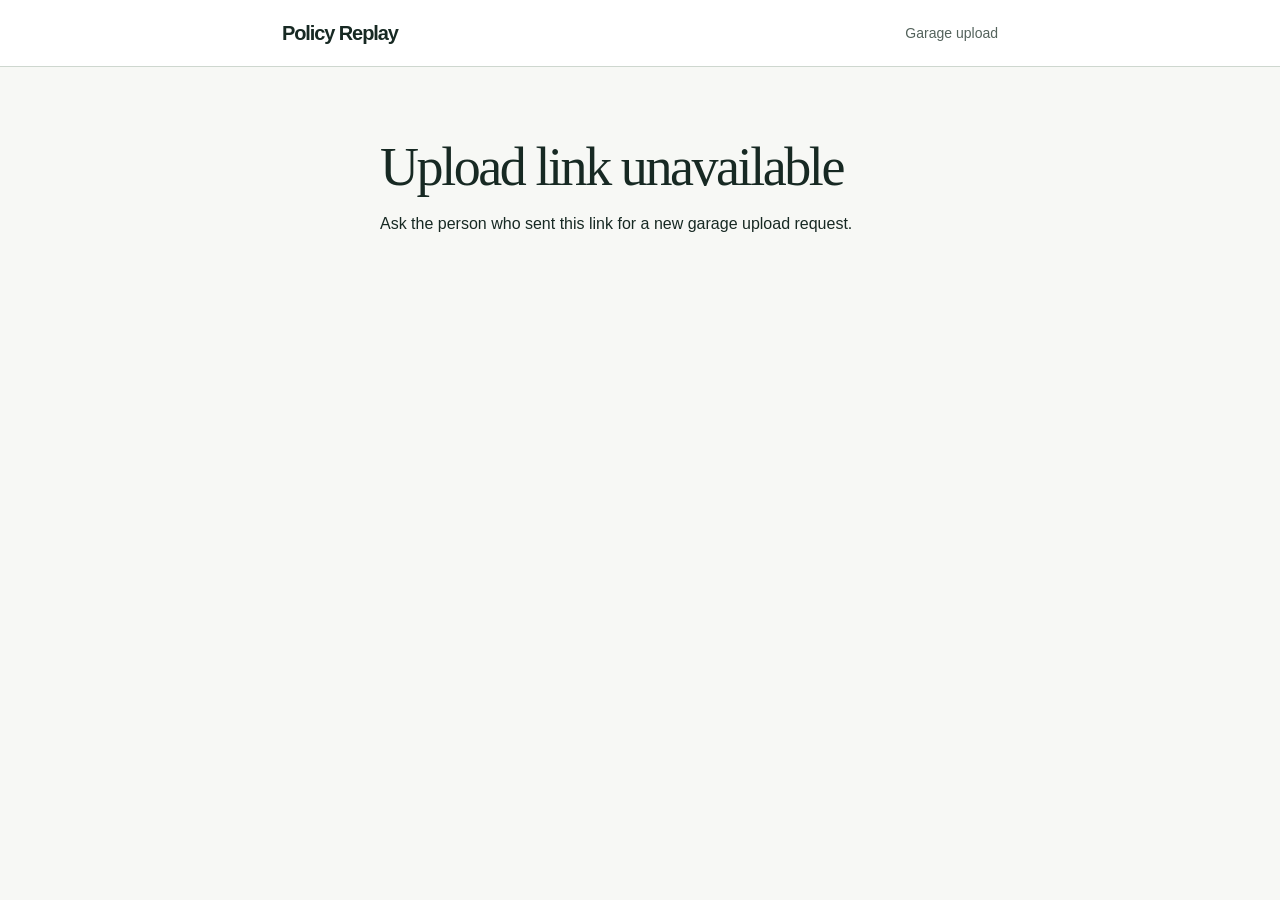
<file: backend/garage.html>
<!doctype html>
<html lang="en">
<head>
  <meta charset="utf-8">
  <meta name="viewport" content="width=device-width, initial-scale=1">
  <meta name="theme-color" content="#f7f8f5">
  <meta name="referrer" content="no-referrer">
  <title>Send a garage quote · Policy Replay</title>
  <style>
    :root { color-scheme:light; --ink:#172923; --muted:#54635c; --line:#ced7cf; --accent:#215539; font:16px/1.5 Inter,-apple-system,"Segoe UI",sans-serif; }
    * { box-sizing:border-box; }
    body { margin:0; background:#f7f8f5; color:var(--ink); }
    header { border-bottom:1px solid var(--line); background:#fff; }
    nav { max-width:760px; margin:auto; min-height:66px; padding:16px 22px; display:flex; align-items:center; justify-content:space-between; gap:12px; }
    .brand { font-size:20px; font-weight:720; letter-spacing:-.055em; }
    .product, .hint { color:var(--muted); font-size:14px; }
    main { max-width:560px; margin:clamp(32px,8vh,78px) auto; padding:0 20px; }
    h1 { font:normal clamp(37px,8vw,54px)/1.05 Georgia,serif; letter-spacing:-.045em; margin:0 0 16px; }
    p { margin:0 0 14px; }
    .panel { background:#fff; padding:clamp(18px,4vw,28px); border:1px solid var(--line); border-radius:12px; }
    form { display:grid; gap:10px; }
    input, button { font:inherit; }
    input[type=file] { display:block; width:100%; min-width:0; }
    input::file-selector-button, button { font:inherit; font-weight:600; padding:10px 14px; color:var(--ink); background:#fff; border:1px solid var(--line); border-radius:7px; cursor:pointer; }
    input::file-selector-button { margin-right:8px; }
    #pickers { display:grid; gap:9px; }
    #take { justify-self:start; }
    button[type=submit] { color:#fff; background:var(--accent); border-color:var(--accent); }
    button:disabled { opacity:.5; cursor:default; }
    :focus-visible { outline:3px solid #26754a; outline-offset:3px; }
    a { color:var(--accent); text-underline-offset:.18em; }
    details { margin:18px 0 0; border-top:1px solid var(--line); padding-top:12px; }
    summary { cursor:pointer; font-weight:600; }
    .samples { display:grid; gap:8px; margin:8px 0; }
    .sample-row { display:flex; align-items:center; flex-wrap:wrap; gap:5px 14px; }
    .sample-row a { font-size:14px; }
    #selection { font-weight:600; overflow-wrap:anywhere; margin:2px 0; }
    #preview { display:block; width:100%; max-height:46vh; margin:0 0 8px; object-fit:contain; background:#f4f6f2; border-radius:7px; }
    .file-actions { display:flex; flex-wrap:wrap; gap:6px; }
    .error { color:#922f1e; margin:0; }
    [hidden] { display:none !important; }
  </style>
</head>
<body>
  <header><nav aria-label="Service"><span class="brand">Policy Replay</span><span class="product">Garage upload</span></nav></header>
  <main>
    <h1 id="title" tabindex="-1">Opening upload link…</h1>
    <p id="intro" aria-live="polite"></p>
    <section class="panel" id="upload-panel" hidden>
      <form id="upload-form">
        <div id="pickers">
          <button type="button" id="take" aria-describedby="limit">Take a photo</button>
          <label for="file"><strong>Choose a file or gallery photo</strong></label>
          <input type="file" id="file" accept="application/pdf,image/jpeg,image/png,.pdf,.jpg,.jpeg,.png" aria-describedby="limit">
        </div>
        <input type="file" id="camera" accept="image/jpeg,image/png" capture="environment" hidden>
        <span class="hint" id="limit">JPEG or PNG up to 12 MiB. PDF up to 2 MiB.</span>
        <p class="hint" aria-live="polite" id="selection"></p>
        <div id="review-file" hidden>
          <div id="photo-preview" hidden>
            <img id="preview" alt="Quote photo preview">
            <p class="hint">Check that the repair work, prices and total are easy to read.</p>
          </div>
          <div class="file-actions">
            <button type="button" id="retake">Retake photo</button>
            <button type="button" id="replace">Replace file</button>
            <button type="button" id="remove">Remove file</button>
          </div>
        </div>
        <div id="examples" hidden>
          <details open>
            <summary>Sample quotes for this demo</summary>
            <div class="samples">
              <div class="sample-row">
                <button type="button" data-example="itemized-890.pdf">Use €890 example</button>
                <a href="/examples/quotes/itemized-890.pdf" aria-label="€890 itemized PDF" download="itemized-890.pdf">Download PDF</a>
              </div>
              <div class="sample-row">
                <button type="button" data-example="itemized-1800.pdf">Use €1,800 example</button>
                <a href="/examples/quotes/itemized-1800.pdf" aria-label="€1,800 itemized PDF" download="itemized-1800.pdf">Download PDF</a>
              </div>
            </div>
          </details>
        </div>
        <p class="error" role="alert" id="error" hidden></p>
        <button type="submit" id="send" disabled>Send quote</button>
      </form>
    </section>
    <button id="retry" type="button" hidden>Try again</button>
  </main>
  <script>
    'use strict';
    const get = id => document.getElementById(id);
    const token = new URLSearchParams(location.hash.slice(1)).get('upload');
    const picker = get('file');
    const camera = get('camera');
    const send = get('send');
    let selected = null;
    let photoUrl = '';
    let sending = false;
    let choice = 0;

    async function post(action, body) {
      const result = await fetch('/api/garage/' + action, {
        method:'POST', cache:'no-store', referrerPolicy:'no-referrer',
        headers:{'Content-Type':'application/json'}, body:JSON.stringify(body)
      });
      if (!result.ok) {
        const problem = new Error('The garage upload service could not complete this request.');
        problem.status = result.status;
        throw problem;
      }
      return result.json();
    }

    function view(title, message, open = false) {
      get('title').textContent = title;
      get('intro').textContent = message;
      get('upload-panel').hidden = !open;
      get('retry').hidden = true;
      if (!open) { beginChoice(); picker.value = camera.value = ''; }
    }

    function unavailable() {
      view('Upload link unavailable', 'Ask the person who sent this link for a new garage upload request.');
    }

    function received() {
      view('Quote received', 'Your quote has been added to the claim. You can close this page.');
    }

    async function open() {
      if (!token) return unavailable();
      get('retry').hidden = true;
      try {
        const result = await post('status', {token});
        if (result.status === 'received') return received();
        if (result.status === 'closed') return unavailable();
        if (result.status !== 'open') throw new Error('Unexpected status');
        view('Send an itemized quote', 'Include the repair work, each price and the final total. For a photo, fit all four corners of the page in the frame.', true);
        get('examples').hidden = result.demo !== true;
      } catch (error) {
        if ([400,403,404,410].includes(error.status)) return unavailable();
        view('Couldn’t open the upload', 'Check your connection, then try again.');
        get('retry').hidden = false;
      }
    }

    function showError(message) {
      get('error').textContent = message;
      get('error').hidden = !message;
    }

    function beginChoice(message = '') {
      selected = null;
      photoUrl = '';
      get('preview').removeAttribute('src');
      get('review-file').hidden = get('photo-preview').hidden = true;
      get('pickers').hidden = false;
      send.disabled = true;
      showError('');
      get('selection').textContent = message;
      return ++choice;
    }

    async function stage(file, current) {
      if (!file || current !== choice) return;
      const ext = file.name.split('.').pop().toLowerCase();
      const type = {pdf:'application/pdf', jpg:'image/jpeg', jpeg:'image/jpeg', png:'image/png'}[ext];
      if (!file.name.includes('.') || typeof type !== 'string')
        return showError('Choose a JPEG or PNG photo, or a PDF.');
      const isPhoto = type !== 'application/pdf';
      if (file.size > (isPhoto ? 12 : 2) * 1024 * 1024)
        return showError(isPhoto ? 'Choose a photo up to 12 MiB.' : 'Choose a PDF up to 2 MiB.');
      try {
        const header = new Uint8Array(await file.slice(0, 8).arrayBuffer());
        const signature = {
          'application/pdf':[37,80,68,70,45],
          'image/jpeg':[255,216,255],
          'image/png':[137,80,78,71,13,10,26,10]
        }[type];
        if (current !== choice) return;
        if (!signature.every((byte, index) => byte === header[index]))
          return showError('This file does not match its format. Choose the original photo or PDF.');
        if (isPhoto) {
          get('selection').textContent = 'Opening photo preview…';
          // Supply the verified MIME type even if the phone left it blank. Slicing
          // a Blob with a new type preserves every byte of the camera original.
          const url = await readDataUrl(file.slice(0, file.size, type));
          const probe = new Image();
          probe.src = url;
          await probe.decode();
          if (current !== choice) return;
          photoUrl = url;
          get('preview').src = url;
        }
        selected = file;
        send.disabled = false;
        get('selection').textContent = 'Ready to send · ' + file.name;
        get('photo-preview').hidden = get('retake').hidden = !isPhoto;
        get('review-file').hidden = false;
        get('pickers').hidden = true;
      } catch {
        if (current === choice) {
          get('selection').textContent = '';
          showError('Couldn’t read that file. Choose the original photo or PDF again.');
        }
      }
    }

    for (const input of [picker, camera]) {
      input.addEventListener('change', () => {
        if (input.files[0]) stage(input.files[0], beginChoice());
      });
    }
    get('take').addEventListener('click', () => camera.click());
    get('retake').addEventListener('click', () => camera.click());
    get('replace').addEventListener('click', () => picker.click());
    get('remove').addEventListener('click', () => {
      picker.value = camera.value = '';
      beginChoice();
      get('take').focus();
    });

    for (const example of document.querySelectorAll('[data-example]')) {
      example.addEventListener('click', async () => {
        if (sending || get('examples').hidden) return;
        const current = beginChoice('Opening example PDF…');
        const name = example.dataset.example;
        picker.value = '';
        try {
          const response = await fetch('/examples/quotes/' + name, {credentials:'omit', referrerPolicy:'no-referrer'});
          if (!response.ok) throw new Error('Example unavailable');
          const file = new File([await response.blob()], name, {type:'application/pdf'});
          if (current !== choice) return;
          // Mirror the staged example in browsers with a writable native file picker.
          try {
            const files = new DataTransfer();
            files.items.add(file);
            picker.files = files.files;
          } catch {
            // The selected filename below also works on older mobile browsers.
          }
          await stage(file, current);
        } catch {
          if (current === choice) {
            get('selection').textContent = '';
            showError('Couldn’t open the example. Try again or choose a PDF from your device.');
          }
        }
      });
    }

    function readDataUrl(file) {
      return new Promise((resolve, reject) => {
        const reader = new FileReader();
        reader.onload = () => resolve(reader.result);
        reader.onerror = reject;
        reader.readAsDataURL(file);
      });
    }

    get('upload-form').addEventListener('submit', async event => {
      event.preventDefault();
      if (!selected || sending) return;
      sending = true;
      const controls = document.querySelectorAll('#upload-form button, #upload-form input');
      for (const control of controls) control.disabled = true;
      send.textContent = 'Sending…';
      showError('');
      try {
        const dataUrl = photoUrl || await readDataUrl(selected);
        const attachment = {kind:'itemized_quote', name:selected.name, content_base64:dataUrl.slice(dataUrl.indexOf(',') + 1)};
        const result = await post('upload', {token, document:attachment});
        if (result.status !== 'received') throw new Error('Unexpected status');
        received();
      } catch (error) {
        if ([403,404,409,410].includes(error.status)) {
          await open();
        }
        if (!get('upload-panel').hidden)
          showError('The upload could not be confirmed. Check your connection and try sending the same file again.');
      } finally {
        sending = false;
        for (const control of controls) control.disabled = false;
        send.disabled = !selected;
        send.textContent = 'Send quote';
      }
    });
    get('retry').addEventListener('click', open);
    window.addEventListener('hashchange', () => location.reload());
    open();
  </script>
</body>
</html>
</file>
<file: demo/landing/styles.css>
/* Policy Replay landing — tokens follow demo/design-system.md (Taktile-inspired). */
:root {
  --wool: #fdfcfc;
  --wool-200: #f7f6f6;
  --wool-300: #f0f0f0;
  --wool-400: #e7e4e4;
  --wool-500: #e2dddd;
  --ink: #121212;
  --ink-150: #bebaba;
  --ink-200: #9a9797;
  --ink-300: #686565;
  --ink-400: #353232;
  --ink-500: #1f1f1f;
  --ink-600: #0b0a0a;
  --contrast: #ff4d00;

  --routine: #2f7a52;
  --routine-soft: #dbf9e7;
  --routine-line: #83e6af;
  --info: #9a5a12;
  --info-soft: #f9efdd;
  --info-line: #f3c182;
  --review: #2c5a7a;
  --review-soft: #cbe1f0;
  --review-line: #82b8da;

  --sans: "Inter Tight", ui-sans-serif, system-ui, sans-serif;
  --mono: "JetBrains Mono", ui-monospace, SFMono-Regular, monospace;

  --ease-snappy: cubic-bezier(.65, 0, .35, 1);
  --ease-settle: cubic-bezier(.16, 1, .3, 1);
  --ease-panel: cubic-bezier(.22, 1, .36, 1);
  --ease-open: cubic-bezier(.87, 0, .13, 1);

  --gutter: clamp(1rem, 3vw, 2.5rem);
  --content: 84.5rem;
}

*, *::before, *::after { box-sizing: border-box; }
html { -webkit-text-size-adjust: 100%; scroll-behavior: smooth; }
body {
  margin: 0;
  background: var(--wool);
  color: var(--ink);
  font-family: var(--sans);
  font-size: 1rem;
  line-height: 1.5;
  -webkit-font-smoothing: antialiased;
  overflow-x: hidden;
}
body.is-locked { overflow: hidden; }
::selection { background: var(--contrast); color: var(--wool); }
a { color: inherit; }
button, input { font: inherit; color: inherit; }

.mono { font-family: var(--mono); font-feature-settings: "tnum" 1; }
.eyebrow {
  font-family: var(--mono);
  font-size: .75rem;
  font-weight: 500;
  letter-spacing: .04em;
  text-transform: uppercase;
  color: var(--ink-300);
}
.eyebrow--light { color: var(--ink-200); }
.accent { color: var(--contrast); }
.wrap { width: 100%; max-width: var(--content); margin: 0 auto; padding: 0 var(--gutter); }
.sr-only { position: absolute; width: 1px; height: 1px; overflow: hidden; clip: rect(0 0 0 0); white-space: nowrap; }

h1, h2, h3 { font-weight: 500; letter-spacing: -.03em; line-height: 1.04; margin: 0; text-wrap: balance; }

/* ---------- Grain + cursor ---------- */
.grain {
  position: fixed; inset: -50%; z-index: 90; pointer-events: none; opacity: .045;
  background-image: url("data:image/svg+xml;utf8,<svg xmlns='http://www.w3.org/2000/svg' width='160' height='160'><filter id='n'><feTurbulence type='fractalNoise' baseFrequency='.9' numOctaves='3' stitchTiles='stitch'/></filter><rect width='100%' height='100%' filter='url(%23n)'/></svg>");
  animation: grain 1s steps(6) infinite;
}
@keyframes grain {
  0% { transform: translate(0, 0); } 20% { transform: translate(-3%, 2%); } 40% { transform: translate(2%, -3%); }
  60% { transform: translate(-2%, -1%); } 80% { transform: translate(3%, 3%); } 100% { transform: translate(0, 0); }
}

.cursor { position: fixed; inset: 0; z-index: 95; pointer-events: none; opacity: 0; transition: opacity .3s; }
.cursor.is-on { opacity: 1; }
.cursor__x, .cursor__y { position: absolute; background: color-mix(in srgb, var(--ink) 9%, transparent); }
.cursor__x { left: 0; right: 0; height: 1px; top: 0; }
.cursor__y { top: 0; bottom: 0; width: 1px; left: 0; }
.cursor__dot {
  position: absolute; width: 9px; height: 9px; margin: -4px 0 0 -4px; border: 1px solid var(--ink);
  transition: width .25s var(--ease-settle), height .25s var(--ease-settle), margin .25s var(--ease-settle), background .2s;
}
.cursor.is-hover .cursor__dot { width: 28px; height: 28px; margin: -14px 0 0 -14px; border-color: var(--contrast); }
.cursor__read { position: absolute; font-family: var(--mono); font-size: 10px; color: var(--ink-300); transform: translate(12px, 10px); white-space: nowrap; }
.cursor.on-dark .cursor__x, .cursor.on-dark .cursor__y { background: color-mix(in srgb, var(--wool) 12%, transparent); }
.cursor.on-dark .cursor__dot { border-color: var(--wool); }
.cursor.on-dark .cursor__read { color: var(--ink-200); }
@media (hover: hover) and (pointer: fine) { body.has-cursor, body.has-cursor * { cursor: none !important; } }

/* ---------- Intro ---------- */
.intro { position: fixed; inset: 0; z-index: 100; display: grid; place-items: center; pointer-events: auto; }
.intro__half {
  position: absolute; left: 0; right: 0; height: 50.1%; background: var(--ink-600);
  transition: transform 1.1s var(--ease-open);
}
.intro__half--top { top: 0; }
.intro__half--bottom { bottom: 0; }
.intro.is-open .intro__half--top { transform: translateY(-100%); }
.intro.is-open .intro__half--bottom { transform: translateY(100%); }
.intro__core { position: relative; z-index: 2; text-align: center; color: var(--wool); transition: opacity .35s, transform .6s var(--ease-open); }
.intro.is-open .intro__core { opacity: 0; transform: scale(.96); }
.intro__count { font-family: var(--mono); font-size: clamp(4rem, 14vw, 10rem); font-weight: 500; letter-spacing: -.05em; line-height: 1; }
.intro__label { margin-top: 1rem; }
.intro__guide { position: absolute; z-index: 1; background: color-mix(in srgb, var(--wool) 18%, transparent); }
.intro__guide--x { left: 0; right: 0; height: 1px; top: 50%; transform-origin: left; animation: draw-x .9s var(--ease-settle) both; }
.intro__guide--y { top: 0; bottom: 0; width: 1px; left: 50%; transform-origin: top; animation: draw-y .9s var(--ease-settle) .15s both; }
.intro.is-open .intro__guide { opacity: 0; transition: opacity .3s; }
.intro.is-done { display: none; }
@keyframes draw-x { from { transform: scaleX(0); } to { transform: scaleX(1); } }
@keyframes draw-y { from { transform: scaleY(0); } to { transform: scaleY(1); } }

/* ---------- Nav ---------- */
.nav {
  position: fixed; top: 0; left: 0; right: 0; z-index: 50; height: 65px;
  display: flex; align-items: center; justify-content: space-between; gap: 1rem;
  padding: 0 var(--gutter);
  background: color-mix(in srgb, var(--wool) 82%, transparent);
  backdrop-filter: blur(8px) saturate(1.2);
  border-bottom: 1px solid var(--wool-400);
  transition: background .4s, border-color .4s, color .4s;
}
.nav.on-dark { background: color-mix(in srgb, var(--ink-600) 82%, transparent); border-color: var(--ink-400); color: var(--wool); }
.nav__brand { display: flex; align-items: center; gap: .6rem; font-weight: 500; letter-spacing: -.02em; text-decoration: none; font-size: 1.05rem; }
.nav__mark { width: 18px; height: 18px; position: relative; }
.nav__mark::before, .nav__mark::after { content: ""; position: absolute; inset: 0; border: 1.5px solid currentColor; }
.nav__mark::after { inset: 5px; background: var(--contrast); border: 0; }
.nav__hud { display: flex; align-items: center; gap: 1.25rem; }
.rec { display: inline-flex; align-items: center; gap: .45rem; }
.rec__dot { width: 7px; height: 7px; border-radius: 50%; background: var(--contrast); animation: blink 1.2s steps(2) infinite; }
@keyframes blink { 50% { opacity: .15; } }
.tc { min-width: 11ch; }
.nav__links { display: flex; gap: 1.5rem; }
.nav__links a { text-decoration: none; font-size: .875rem; color: var(--ink-300); transition: color .15s; }
.nav__links a:hover { color: var(--ink); }
.nav.on-dark .nav__links a { color: var(--ink-200); }
.nav.on-dark .nav__links a:hover { color: var(--wool); }
@media (max-width: 760px) { .nav__links, .nav__hud .hide-sm { display: none; } }

/* ---------- Buttons ---------- */
.btn {
  position: relative; display: inline-flex; align-items: center; gap: .6rem; height: 44px; padding: 0 1.1rem;
  border-radius: 4px; border: 1px solid transparent; font-size: .9375rem; font-weight: 500; text-decoration: none;
  background: var(--ink); color: var(--wool); cursor: pointer; overflow: hidden;
  transition: background .15s, transform .09s, border-color .15s;
  will-change: transform;
}
.btn:active { transform: scale(.98); }
.btn--ghost { background: transparent; color: var(--ink); border-color: var(--wool-500); }
.btn--ghost:hover { background: var(--wool-200); }
.btn--light { background: var(--wool); color: var(--ink); }
.btn__arrow { position: relative; width: 1em; height: 1.2em; overflow: hidden; display: inline-block; }
.btn__arrow span { position: absolute; inset: 0; display: grid; place-items: center; transition: transform .48s var(--ease-snappy); }
.btn__arrow span + span { transform: translateX(-130%); }
.btn:hover .btn__arrow span:first-child { transform: translateX(130%); }
.btn:hover .btn__arrow span + span { transform: translateX(0); }
.btn:focus-visible, .chip:focus-visible, .scrub input:focus-visible + .scrub__handle { outline: 2px solid var(--contrast); outline-offset: 2px; }

/* ---------- Reveal helpers ---------- */
.line-mask { display: block; overflow: hidden; padding-bottom: .06em; }
.line-mask > span { display: block; transform: translateY(105%); transition: transform 1.1s var(--ease-settle); }
.is-in .line-mask > span, .line-mask.is-in > span { transform: none; }
.is-in .line-mask:nth-child(2) > span { transition-delay: .09s; }
.is-in .line-mask:nth-child(3) > span { transition-delay: .18s; }
.fade-up { opacity: 0; transform: translateY(18px); transition: opacity .9s var(--ease-settle), transform .9s var(--ease-settle); }
.is-in .fade-up, .fade-up.is-in { opacity: 1; transform: none; }
.guide-x { height: 1px; background: var(--wool-500); transform: scaleX(0); transform-origin: left; transition: transform 1.2s var(--ease-settle); }
.is-in .guide-x, .guide-x.is-in { transform: scaleX(1); }

/* ---------- Hero ---------- */
.hero { position: relative; min-height: 100svh; padding: calc(65px + clamp(3rem, 9vh, 7rem)) 0 3rem; display: flex; flex-direction: column; }
.hero__frame { position: absolute; inset: calc(65px + 1rem) var(--gutter) 1rem; pointer-events: none; }
.hero__corner { position: absolute; width: 18px; height: 18px; border-color: var(--ink); border-style: solid; border-width: 0; opacity: 0; animation: corner-in .8s var(--ease-settle) 1.6s forwards; }
.hero__corner--tl { top: 0; left: 0; border-top-width: 1px; border-left-width: 1px; }
.hero__corner--tr { top: 0; right: 0; border-top-width: 1px; border-right-width: 1px; }
.hero__corner--bl { bottom: 0; left: 0; border-bottom-width: 1px; border-left-width: 1px; }
.hero__corner--br { bottom: 0; right: 0; border-bottom-width: 1px; border-right-width: 1px; }
@keyframes corner-in { from { opacity: 0; transform: scale(1.6); } to { opacity: 1; transform: none; } }
.hero__meta { display: flex; justify-content: space-between; gap: 1rem; flex-wrap: wrap; margin-bottom: clamp(2rem, 6vh, 4rem); }
.hero__title { font-size: clamp(2.75rem, 7.4vw, 7.8rem); max-width: 14ch; }
.hero__title .ghost { color: var(--ink-150); }
.hero__bottom { margin-top: auto; padding-top: 3rem; display: grid; grid-template-columns: 1.1fr 1fr; gap: 2rem; align-items: end; }
.hero__lede { font-size: clamp(1.125rem, 1.6vw, 1.5rem); letter-spacing: -.01em; line-height: 1.3; color: var(--ink-300); max-width: 34ch; margin: 0; }
.hero__lede strong { color: var(--ink); font-weight: 500; }
.hero__cta { display: flex; gap: .75rem; justify-content: flex-end; flex-wrap: wrap; }
.ticker { margin-top: 3rem; border-top: 1px solid var(--wool-400); border-bottom: 1px solid var(--wool-400); overflow: hidden; white-space: nowrap; }
.ticker__track { display: inline-flex; gap: 2.5rem; padding: .8rem 0; animation: ticker 60s linear infinite; }
.ticker__item { font-family: var(--mono); font-size: .75rem; color: var(--ink-300); display: inline-flex; gap: .6rem; align-items: center; }
.ticker__item b { font-weight: 500; color: var(--ink); }
@keyframes ticker { to { transform: translateX(-50%); } }
@media (max-width: 860px) { .hero__bottom { grid-template-columns: 1fr; } .hero__cta { justify-content: flex-start; } }

/* Replay ring: one tick per claim, cycles through the pack */
.hero > .wrap:first-of-type { position: relative; }
.ring {
  position: absolute; right: var(--gutter); top: 7rem; width: clamp(280px, 30vw, 440px); aspect-ratio: 1;
  margin: 0; pointer-events: none;
}
.ring__svg { width: 100%; height: 100%; overflow: visible; }
.ring__outer { fill: none; stroke: var(--wool-500); }
.ring__dash { fill: none; stroke: var(--ink-150); stroke-dasharray: 2 6; animation: spin 90s linear infinite reverse; transform-box: fill-box; transform-origin: center; }
.ring__spin { animation: spin 60s linear infinite; transform-box: fill-box; transform-origin: center; }
.ring__spin line { stroke-width: 2; transition: stroke .3s, stroke-width .3s; }
.ring__spin line.is-active { stroke: var(--contrast) !important; stroke-width: 3; }
.ring__spin text { font-family: var(--mono); font-size: 9px; fill: var(--ink-200); }
.ring__sweep { animation: spin 60s linear infinite; transform-origin: center; }
.ring__sweep line { stroke: var(--contrast); stroke-width: 1; opacity: 0; }
@keyframes spin { to { transform: rotate(360deg); } }
.ring__core { position: absolute; inset: 0; display: grid; place-content: center; justify-items: center; gap: .5rem; text-align: center; }
.ring__id { font-size: clamp(1.75rem, 3vw, 2.75rem); font-weight: 500; letter-spacing: -.04em; line-height: 1; }
.ring__quote { color: var(--ink-300); font-size: .875rem; }
.ring__core .swap { animation: swap-in .5s var(--ease-settle); }
@keyframes swap-in { from { opacity: 0; transform: translateY(8px); filter: blur(4px); } }
@media (max-width: 1100px) { .ring { opacity: .35; } .ring__core { display: none; } }
@media (max-width: 700px) { .ring { display: none; } }

/* ---------- Section shell ---------- */
.section { padding: clamp(5rem, 12vh, 9rem) 0; position: relative; }
.section__head { display: grid; grid-template-columns: 1fr 2fr; gap: 2rem; margin-bottom: clamp(2.5rem, 6vh, 4rem); }
.section__title { font-size: clamp(2rem, 4.2vw, 3.75rem); }
.section__copy { color: var(--ink-300); max-width: 46ch; margin: 1.25rem 0 0; font-size: 1.0625rem; }
@media (max-width: 860px) { .section__head { grid-template-columns: 1fr; } }

/* ---------- Replay stage ---------- */
.stage {
  position: relative; border: 1px solid var(--wool-400); border-radius: 12px; background: var(--wool-200);
  overflow: hidden; isolation: isolate;
}
.stage__hud {
  display: flex; justify-content: space-between; align-items: center; gap: 1rem; flex-wrap: wrap;
  padding: .9rem 1.1rem; border-bottom: 1px solid var(--wool-400); background: var(--wool);
}
.stage__mode { display: inline-flex; align-items: center; gap: .55rem; min-width: 15ch; }
.stage__mode i { width: 8px; height: 8px; display: inline-block; background: var(--ink); }
.stage.is-rewind .stage__mode i { background: var(--contrast); animation: blink .25s steps(2) infinite; }
.stage.is-play .stage__mode i { background: var(--contrast); }
.stage__canvas-wrap { position: relative; height: clamp(420px, 62vh, 600px); }
.stage canvas { position: absolute; inset: 0; width: 100%; height: 100%; display: block; }
.stage__lanes { position: absolute; inset: 0; pointer-events: none; }
.lane-label {
  position: absolute; right: 1.1rem; transform: translateY(-50%); text-align: right;
  display: flex; align-items: baseline; gap: .7rem;
}
.lane-label__count { font-family: var(--mono); font-size: clamp(1.75rem, 3vw, 2.5rem); font-weight: 500; letter-spacing: -.04em; line-height: 1; }
.stage__fx { position: absolute; inset: 0; pointer-events: none; opacity: 0; mix-blend-mode: multiply; transition: opacity .2s; z-index: 2;
  background: repeating-linear-gradient(0deg, transparent 0 3px, color-mix(in srgb, var(--ink) 6%, transparent) 3px 4px); }
.stage.is-rewind .stage__fx { opacity: 1; animation: roll .35s linear infinite; }
@keyframes roll { to { background-position: 0 -16px; } }
.stage__flash { position: absolute; left: 0; right: 0; height: 30%; pointer-events: none; z-index: 3; opacity: 0;
  background: linear-gradient(180deg, transparent, color-mix(in srgb, var(--contrast) 12%, transparent), transparent); }
.stage.is-rewind .stage__flash { animation: sweep .9s var(--ease-snappy); }
@keyframes sweep { 0% { top: -30%; opacity: 1; } 100% { top: 100%; opacity: 0; } }
.stage__banner {
  position: absolute; top: 1rem; left: 50%; transform: translate(-50%, -8px); z-index: 4; opacity: 0;
  background: var(--ink); color: var(--wool); padding: .45rem .8rem; border-radius: 4px;
  transition: opacity .2s, transform .35s var(--ease-settle); white-space: nowrap;
}
.stage.is-rewind .stage__banner, .stage.is-play .stage__banner { opacity: 1; transform: translate(-50%, 0); }

.tip {
  position: absolute; z-index: 5; width: min(320px, 80vw); pointer-events: none; opacity: 0; transform: translateY(6px);
  background: var(--wool); border: 1px solid var(--wool-500); border-radius: 8px; padding: .9rem 1rem;
  box-shadow: 0 1px 2px color-mix(in srgb, var(--ink) 6%, transparent);
  transition: opacity .15s, transform .25s var(--ease-settle);
}
.tip.is-on { opacity: 1; transform: none; }
.tip__head { display: flex; justify-content: space-between; gap: 1rem; align-items: baseline; }
.tip__id { font-family: var(--mono); font-weight: 500; }
.tip__summary { margin: .5rem 0 .7rem; font-size: .875rem; color: var(--ink-300); line-height: 1.4; }
.tip__route { display: flex; align-items: center; gap: .45rem; flex-wrap: wrap; }
.tip__why { margin: .6rem 0 0; font-size: .8125rem; color: var(--ink); line-height: 1.4; }

/* ---------- Scrubber ---------- */
.controls { display: grid; grid-template-columns: auto 1fr; gap: 2rem; align-items: center; padding: 1.4rem 1.1rem 1.6rem; border-top: 1px solid var(--wool-400); background: var(--wool); }
.controls__value { display: grid; gap: .25rem; min-width: 12ch; }
.controls__num { font-family: var(--mono); font-size: clamp(2rem, 3.4vw, 2.75rem); font-weight: 500; letter-spacing: -.04em; line-height: 1; }
.controls__num.is-changed { color: var(--contrast); }
.scrub { position: relative; height: 84px; }
.scrub__axis { position: absolute; left: 0; right: 0; top: 40px; height: 1px; background: var(--wool-500); }
.scrub__fill { position: absolute; top: 40px; height: 1px; background: var(--contrast); left: 0; }
.scrub__tick { position: absolute; top: 28px; width: 1px; height: 24px; background: var(--ink-150); transform: translateX(-.5px); transition: background .2s, height .3s var(--ease-settle), top .3s var(--ease-settle); }
.scrub__tick.is-over { background: var(--review); }
.scrub__tick.is-changed { background: var(--contrast); height: 32px; top: 24px; }
.scrub__tick.is-closed { background: repeating-linear-gradient(180deg, var(--ink-300) 0 3px, transparent 3px 6px); }
.scrub__tick-label { position: absolute; top: 56px; transform: translateX(-50%); font-family: var(--mono); font-size: 9px; color: var(--ink-200); white-space: nowrap; opacity: 0; transition: opacity .2s; }
.scrub__tick.is-changed + .scrub__tick-label { opacity: 1; color: var(--contrast); }
.scrub:hover .scrub__tick-label { opacity: 1; }
.scrub__scale { position: absolute; top: 4px; left: 0; right: 0; height: 12px; font-family: var(--mono); font-size: 10px; color: var(--ink-200); pointer-events: none; }
.scrub__scale span { position: absolute; transform: translateX(-50%); white-space: nowrap; }
.scrub__scale span:first-child { transform: none; }
.scrub__scale span:last-child { transform: translateX(-100%); }
.scrub__v1 { position: absolute; top: 18px; height: 46px; width: 1px; border-left: 1px dashed var(--ink-300); pointer-events: none; }
.scrub__v1 span { position: absolute; top: 50px; left: 5px; font-family: var(--mono); font-size: 9px; color: var(--ink-300); white-space: nowrap; }
.scrub__handle {
  position: absolute; top: 22px; width: 4px; height: 38px; margin-left: -2px; background: var(--ink); border-radius: 2px; pointer-events: none;
  transition: background .2s;
}
.scrub__handle::after { content: ""; position: absolute; left: 50%; top: -7px; width: 12px; height: 12px; margin-left: -6px; background: var(--ink); transform: rotate(45deg); }
.scrub.is-changed .scrub__handle, .scrub.is-changed .scrub__handle::after { background: var(--contrast); }
.scrub input { position: absolute; inset: 0; width: 100%; height: 100%; opacity: 0; margin: 0; cursor: ew-resize; }
.presets { display: flex; gap: .5rem; flex-wrap: wrap; margin-top: .8rem; grid-column: 1 / -1; }
.chip {
  border: 1px solid var(--wool-500); background: transparent; border-radius: 4px; height: 30px; padding: 0 .7rem;
  font-family: var(--mono); font-size: .75rem; cursor: pointer; transition: background .15s, border-color .15s, color .15s;
}
.chip:hover { background: var(--wool-200); }
.chip.is-active { background: var(--ink); border-color: var(--ink); color: var(--wool); }
@media (max-width: 760px) { .controls { grid-template-columns: 1fr; gap: 1rem; } }

/* ---------- Badges ---------- */
.badge { display: inline-flex; align-items: center; gap: .4rem; border: 1px solid; border-radius: 4px; padding: .1rem .45rem; font-size: .75rem; font-weight: 500; white-space: nowrap; }
.badge::before { content: ""; width: 6px; height: 6px; border-radius: 50%; background: currentColor; opacity: .7; }
.badge--routine_processing { background: var(--routine-soft); border-color: var(--routine-line); color: var(--routine); }
.badge--request_information { background: var(--info-soft); border-color: var(--info-line); color: var(--info); }
.badge--human_review { background: var(--review-soft); border-color: var(--review-line); color: var(--review); }
.arrow { color: var(--contrast); font-family: var(--mono); }
.tag { font-family: var(--mono); font-size: 10px; text-transform: uppercase; letter-spacing: .04em; border: 1px solid; border-radius: 3px; padding: .05rem .35rem; }
.tag--changed { color: var(--contrast); border-color: color-mix(in srgb, var(--contrast) 40%, transparent); }
.tag--locked { color: var(--ink-300); border-color: var(--wool-500); }

/* ---------- Diff ---------- */
.diff { border: 1px solid var(--wool-400); border-radius: 12px; overflow: hidden; }
.diff__bar { display: flex; justify-content: space-between; gap: 1rem; padding: .7rem 1.1rem; background: var(--wool-200); border-bottom: 1px solid var(--wool-400); }
.diff__body { padding: clamp(1.5rem, 4vw, 3rem) clamp(1.1rem, 4vw, 3rem); font-size: clamp(1.25rem, 2.6vw, 2.25rem); letter-spacing: -.02em; line-height: 1.3; }
.diff__rule { font-family: var(--mono); color: var(--ink-300); margin-right: .4em; }
.diff__old { position: relative; color: var(--ink-150); transition: color .3s; }
.diff__old::after { content: ""; position: absolute; left: -2px; right: -2px; top: 54%; height: 2px; background: var(--ink-300); transform: scaleX(0); transform-origin: left; transition: transform .5s var(--ease-snappy); }
.diff.is-changed .diff__old::after { transform: scaleX(1); }
.diff__new { display: inline-block; color: var(--contrast); font-family: var(--mono); font-weight: 500; letter-spacing: -.04em; border-bottom: 2px solid var(--contrast); max-width: 0; overflow: hidden; vertical-align: bottom; white-space: nowrap; opacity: 0; transition: max-width .6s var(--ease-snappy), opacity .3s; }
.diff.is-changed .diff__new { max-width: 6em; opacity: 1; margin-left: .25em; }
.diff:not(.is-changed) .diff__old { color: var(--ink); }
.diff__foot { display: flex; gap: 2rem; flex-wrap: wrap; padding: .9rem 1.1rem; border-top: 1px solid var(--wool-400); font-size: .875rem; color: var(--ink-300); }

/* ---------- Second look cards ---------- */
.cards { display: grid; grid-template-columns: repeat(auto-fill, minmax(260px, 1fr)); gap: 1rem; perspective: 1200px; }
.card {
  position: relative; border: 1px solid var(--wool-400); border-radius: 8px; padding: 1.2rem; background: var(--wool);
  transform-style: preserve-3d; transition: transform .5s var(--ease-settle), border-color .2s, opacity .4s;
  animation: card-in .7s var(--ease-settle) backwards;
}
.card::before { content: ""; position: absolute; left: -1px; top: 12px; bottom: 12px; width: 2px; background: var(--contrast); }
.card:hover { border-color: var(--wool-500); }
.card.is-locked::before { background: var(--ink-150); }
.card__head { display: flex; justify-content: space-between; align-items: baseline; gap: 1rem; }
.card__id { font-family: var(--mono); font-size: 1.25rem; font-weight: 500; letter-spacing: -.03em; }
.card__quote { font-family: var(--mono); font-size: .8125rem; color: var(--ink-300); }
.card__route { display: flex; align-items: center; gap: .45rem; flex-wrap: wrap; margin: .9rem 0; }
.card__why { font-size: .875rem; color: var(--ink-300); margin: 0; line-height: 1.45; }
.card__why b { color: var(--ink); font-weight: 500; }
@keyframes card-in { from { opacity: 0; transform: translateY(24px) rotateX(-18deg); } }
.empty { border: 1px dashed var(--wool-500); border-radius: 8px; padding: 2.5rem 1.5rem; text-align: center; color: var(--ink-300); grid-column: 1 / -1; }
.sealed { margin-top: 2.5rem; display: flex; gap: 1rem; align-items: center; flex-wrap: wrap; padding: 1rem 1.1rem; border: 1px solid var(--wool-400); border-radius: 8px; background: var(--wool-200); }
.sealed__lock { width: 28px; height: 28px; display: grid; place-items: center; border: 1px solid var(--wool-500); border-radius: 4px; }
.sealed p { margin: 0; font-size: .9375rem; color: var(--ink-300); flex: 1; min-width: 220px; }
.sealed p b { color: var(--ink); font-weight: 500; }

/* ---------- Dark impact ---------- */
.dark { background: var(--ink-600); color: var(--wool); }
.dark .section__copy { color: var(--ink-200); }
.dark .guide-x { background: var(--ink-400); }
.stats { display: grid; grid-template-columns: repeat(4, 1fr); border-top: 1px solid var(--ink-400); border-bottom: 1px solid var(--ink-400); }
.stat { padding: 1.6rem 1.2rem 1.4rem; border-right: 1px solid var(--ink-400); }
.stat:last-child { border-right: 0; }
.stat__num { font-family: var(--mono); font-size: clamp(2.5rem, 5.2vw, 4.5rem); font-weight: 500; letter-spacing: -.05em; line-height: 1; margin-top: .8rem; display: flex; }
.stat__note { margin-top: .6rem; font-size: .8125rem; color: var(--ink-200); }
@media (max-width: 860px) { .stats { grid-template-columns: repeat(2, 1fr); } .stat:nth-child(2) { border-right: 0; } .stat:nth-child(-n+2) { border-bottom: 1px solid var(--ink-400); } }

.odo { display: inline-flex; overflow: hidden; height: 1em; line-height: 1; }
.odo__digit { display: inline-block; height: 1em; overflow: hidden; }
.odo__strip { display: flex; flex-direction: column; transition: transform 1.3s var(--ease-settle); }
.odo__strip span { height: 1em; display: block; }
.odo__static { display: inline-block; }

.calc { margin-top: clamp(3rem, 8vh, 5rem); font-size: clamp(1.5rem, 3.3vw, 2.9rem); letter-spacing: -.03em; line-height: 1.35; max-width: 36ch; font-weight: 400; }
.calc .muted { color: var(--ink-200); }
.field {
  display: inline-block; font-family: var(--mono); font-size: .82em; letter-spacing: -.04em; color: var(--wool);
  background: transparent; border: 0; border-bottom: 1px dashed var(--ink-200); padding: 0 .1em; width: auto; min-width: 2ch;
  transition: border-color .2s;
}
.field:focus { outline: none; border-bottom: 1px solid var(--contrast); }
.result { font-family: var(--mono); font-size: .9em; letter-spacing: -.04em; white-space: nowrap; }
.result.is-up { color: var(--contrast); }
.result.is-down { color: #83e6af; }
.calc__foot { margin-top: 1.5rem; font-size: .8125rem; color: var(--ink-200); max-width: 70ch; }

/* ---------- CTA + footer ---------- */
.final { padding: clamp(6rem, 16vh, 11rem) 0 4rem; text-align: left; }
.final__title { font-size: clamp(2.75rem, 8vw, 8rem); max-width: 13ch; }
.final__row { display: flex; justify-content: space-between; align-items: end; gap: 2rem; flex-wrap: wrap; margin-top: 3rem; }
.footer { border-top: 1px solid var(--wool-400); padding: 1.4rem 0 2rem; }
.footer .wrap { display: flex; justify-content: space-between; gap: 1rem; flex-wrap: wrap; }
.footer p { margin: 0; font-size: .8125rem; color: var(--ink-300); max-width: 70ch; }

/* ---------- Reduced motion ---------- */
@media (prefers-reduced-motion: reduce) {
  *, *::before, *::after { animation-duration: .001ms !important; animation-iteration-count: 1 !important; transition-duration: .001ms !important; }
  .grain, .cursor { display: none; }
  .ticker__track { animation: none; }
}
</file>
